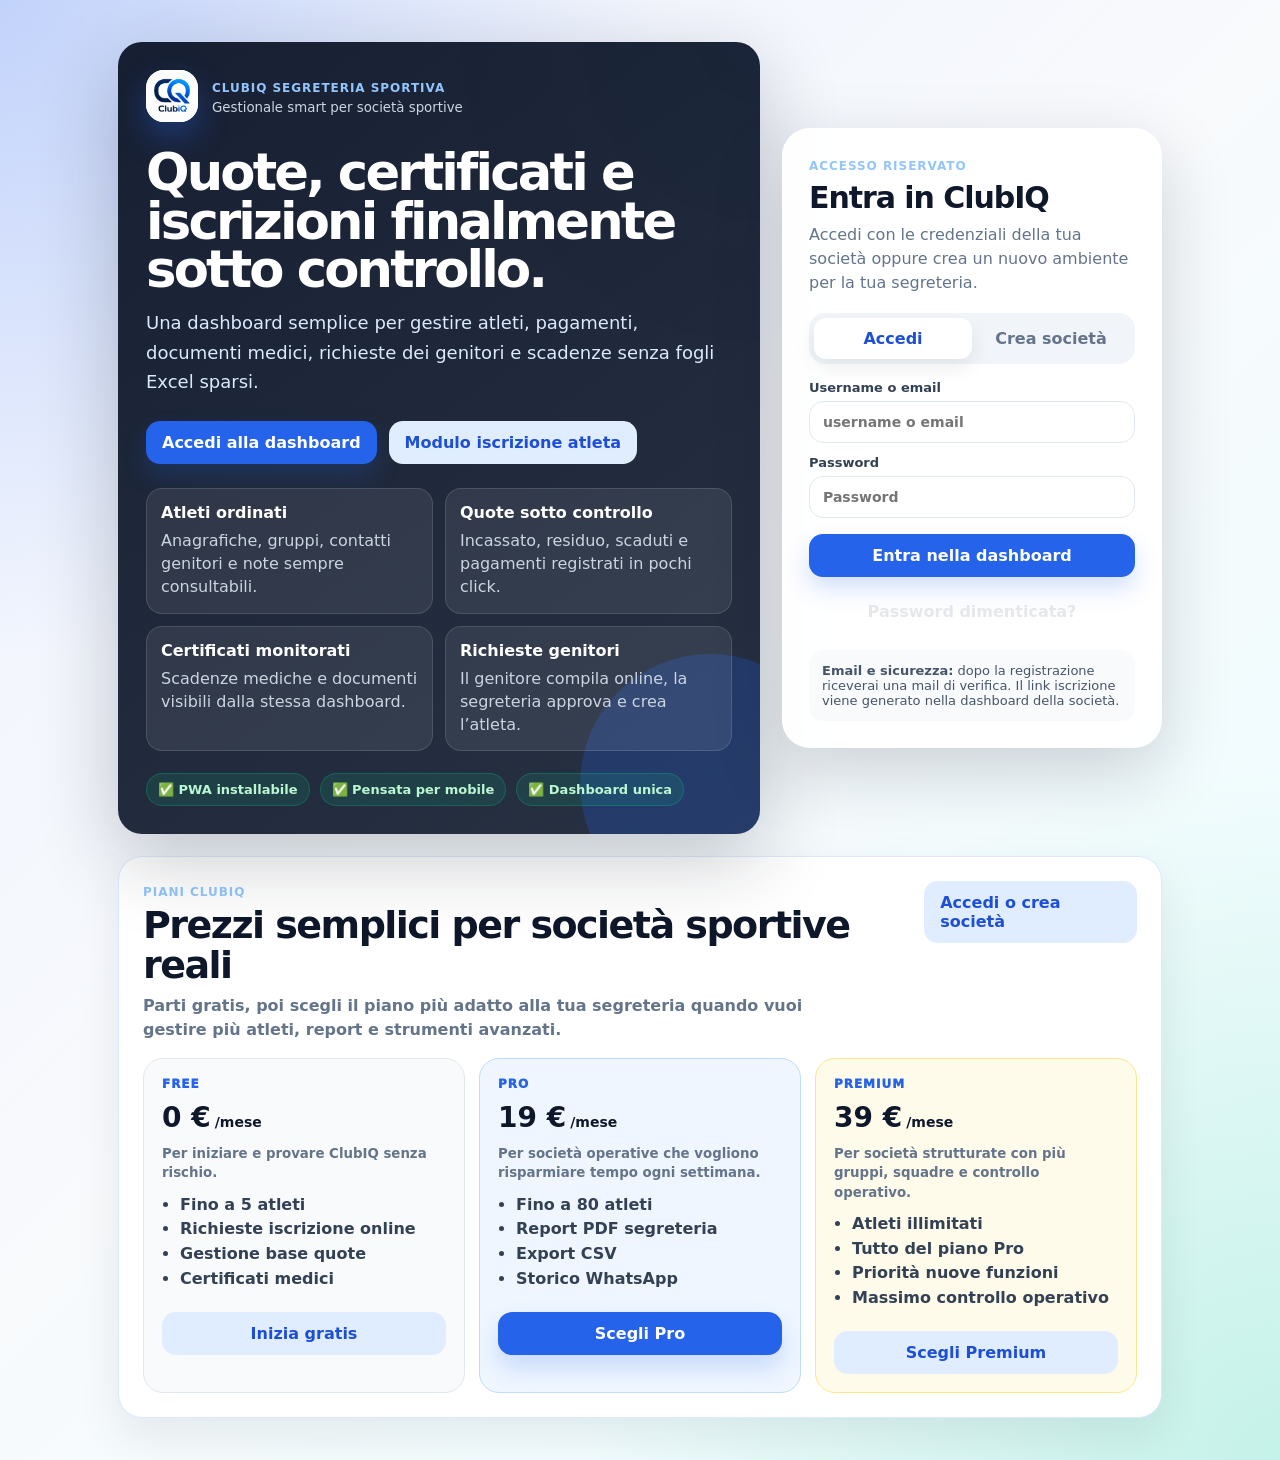
<file: frontend/index.html>
<!DOCTYPE html>
<html lang="it">
<head>
    <meta charset="UTF-8" />
    <meta name="viewport" content="width=device-width, initial-scale=1.0" />
    <title>ClubIQ Segreteria - Accesso</title>

    <meta name="theme-color" content="#0f172a" />
    <meta name="description" content="ClubIQ Segreteria: dashboard per gestire atleti, quote, certificati, scadenze e richieste genitori per società sportive e scuole calcio." />
    <link rel="manifest" href="manifest.json" />
    <link rel="icon" type="image/png" href="assets/icons/favicon.png" />

    <link rel="stylesheet" href="css/base.css" />
    <link rel="stylesheet" href="css/layout.css" />
    <link rel="stylesheet" href="css/components.css" />
    <link rel="stylesheet" href="css/mobile.css" />

    <style>
        .landing-shell{max-width:1080px;margin:42px auto;padding:0 18px;display:grid;grid-template-columns:minmax(0,1.15fr) 380px;gap:22px;align-items:start;}
        .landing-hero{padding:28px;border-radius:24px;min-height:auto;}
        .landing-hero h1{font-size:clamp(32px,4vw,52px);line-height:.95;margin:22px 0 14px;}
        .hero-lead{max-width:620px;}
        .landing-feature-grid{grid-template-columns:repeat(2,minmax(0,1fr));gap:12px;margin-top:18px;}
        .landing-feature-grid div{padding:14px;border-radius:16px;}
        .landing-auth-card{margin-top:86px;}
        .landing-pricing-section{grid-column:1 / -1;background:#fff;border:1px solid #dbeafe;border-radius:24px;padding:24px;box-shadow:0 18px 45px rgba(15,23,42,.08);}
        .landing-pricing-header{display:flex;justify-content:space-between;gap:16px;align-items:flex-start;margin-bottom:16px;}
        .landing-pricing-grid{display:grid;grid-template-columns:repeat(3,minmax(0,1fr));gap:14px;}
        .landing-price-card{border:1px solid #e2e8f0;border-radius:20px;padding:18px;background:#f8fafc;}
        .landing-price-card.pro{border-color:#bfdbfe;background:#eff6ff;}
        .landing-price-card.premium{border-color:#fde68a;background:#fffbeb;}
        .landing-price-card span{display:block;font-size:12px;font-weight:1000;text-transform:uppercase;letter-spacing:.08em;color:#2563eb;}
        .landing-price-card strong{display:block;font-size:28px;margin:10px 0;color:#0f172a;}
        .landing-price-card small{display:block;color:#64748b;font-weight:800;line-height:1.45;margin-bottom:10px;}
        .landing-price-card ul{margin:0 0 14px 18px;padding:0;color:#334155;font-weight:800;line-height:1.55;}

        .landing-pricing-header h2{margin:6px 0 8px;font-size:clamp(26px,3vw,38px);line-height:1.05;color:#0f172a;letter-spacing:-.04em;}
        .landing-pricing-header p{margin:0;color:#64748b;font-weight:800;line-height:1.5;max-width:720px;}
        .landing-price-card .primary-btn,.landing-price-card .secondary-btn{width:100%;justify-content:center;text-decoration:none;margin-top:6px;}
        .landing-price-card strong small{display:inline;color:#0f172a;font-size:14px;margin-left:4px;}
        @media(max-width:900px){.landing-shell{grid-template-columns:1fr;margin:18px auto}.landing-auth-card{margin-top:0}.landing-pricing-grid{grid-template-columns:1fr}.landing-pricing-header{display:block}.landing-feature-grid{grid-template-columns:1fr}}
    </style>
</head>
<body class="auth-page landing-v2">

    <main class="auth-shell landing-shell">
        <section class="auth-hero landing-hero">
            <div class="brand-row">
                <img class="brand-logo-img brand-logo-img-lg" src="assets/icons/logo-clubiq.png" alt="ClubIQ" />
                <div>
                    <div class="badge">ClubIQ Segreteria Sportiva</div>
                    <small>Gestionale smart per società sportive</small>
                </div>
            </div>

            <h1>Quote, certificati e iscrizioni finalmente sotto controllo.</h1>

            <p class="hero-lead">
                Una dashboard semplice per gestire atleti, pagamenti, documenti medici,
                richieste dei genitori e scadenze senza fogli Excel sparsi.
            </p>

            <div class="hero-actions">
                <a class="primary-btn hero-link" href="#accesso">Accedi alla dashboard</a>
                <a class="secondary-btn hero-link" href="iscrizione.html">Modulo iscrizione atleta</a>
            </div>

            <div class="hero-grid landing-feature-grid">
                <div><strong>Atleti ordinati</strong><span>Anagrafiche, gruppi, contatti genitori e note sempre consultabili.</span></div>
                <div><strong>Quote sotto controllo</strong><span>Incassato, residuo, scaduti e pagamenti registrati in pochi click.</span></div>
                <div><strong>Certificati monitorati</strong><span>Scadenze mediche e documenti visibili dalla stessa dashboard.</span></div>
                <div><strong>Richieste genitori</strong><span>Il genitore compila online, la segreteria approva e crea l’atleta.</span></div>
            </div>

            <div class="trust-strip">
                <span>✅ PWA installabile</span>
                <span>✅ Pensata per mobile</span>
                <span>✅ Dashboard unica</span>
            </div>
        </section>

        <section id="accesso" class="auth-card landing-auth-card">
            <div class="auth-card-header">
                <span class="section-label">Accesso riservato</span>
                <h2>Entra in ClubIQ</h2>
                <p>Accedi con le credenziali della tua società oppure crea un nuovo ambiente per la tua segreteria.</p>
            </div>

            <div class="auth-tabs">
                <button id="showLogin" class="active" type="button">Accedi</button>
                <button id="showSignup" type="button">Crea società</button>
            </div>

            <div id="authMessage" class="message hidden"></div>

            <form id="loginForm" class="auth-form">
                <label>Username o email<input id="loginUsername" type="text" placeholder="username o email" required /></label>
                <label>Password<input id="loginPassword" type="password" placeholder="Password" required /></label>
                <button class="primary-btn" type="submit">Entra nella dashboard</button>
                <button id="showForgotPasswordBtn" class="ghost-btn" type="button">Password dimenticata?</button>
            </form>

            <form id="signupForm" class="auth-form hidden">
                <label>Nome società<input id="signupClubName" type="text" placeholder="Nome reale della società" required /></label>
                <label>Username admin<input id="signupUsername" type="text" placeholder="username amministratore" required /></label>
                <label>Email<input id="signupEmail" type="email" placeholder="segreteria@societa.it" required /></label>
                <label>Password<input id="signupPassword" type="password" placeholder="Almeno 8 caratteri" minlength="8" required /></label>
                <button class="primary-btn" type="submit">Crea società</button>
            </form>

            <form id="forgotPasswordForm" class="auth-form hidden">
                <h3>Recupera password</h3>
                <p class="form-help">Inserisci l'email del tuo account. Ti invieremo un link sicuro per impostare una nuova password.</p>
                <label>Email account<input id="forgotPasswordEmail" type="email" placeholder="segreteria@societa.it" required /></label>
                <button class="primary-btn" type="submit">Invia link reset</button>
                <button class="ghost-btn" type="button" data-auth-back-login>Torna al login</button>
            </form>

            <form id="resetPasswordForm" class="auth-form hidden">
                <h3>Nuova password</h3>
                <input id="resetPasswordToken" type="hidden" />
                <label>Nuova password<input id="resetNewPassword" type="password" minlength="8" placeholder="Almeno 8 caratteri" required /></label>
                <label>Conferma password<input id="resetConfirmPassword" type="password" minlength="8" placeholder="Ripeti la password" required /></label>
                <button class="primary-btn" type="submit">Aggiorna password</button>
                <button class="ghost-btn" type="button" data-auth-back-login>Torna al login</button>
            </form>

            <div class="auth-note">
                <strong>Email e sicurezza:</strong>
                dopo la registrazione riceverai una mail di verifica. Il link iscrizione viene generato nella dashboard della società.
            </div>
        </section>


        <section id="pricing" class="landing-pricing-section">
            <div class="landing-pricing-header">
                <div>
                    <span class="section-label">Piani ClubIQ</span>
                    <h2>Prezzi semplici per società sportive reali</h2>
                    <p>Parti gratis, poi scegli il piano più adatto alla tua segreteria quando vuoi gestire più atleti, report e strumenti avanzati.</p>
                </div>
                <a class="secondary-btn" href="#accesso">Accedi o crea società</a>
            </div>

            <div class="landing-pricing-grid">
                <article class="landing-price-card">
                    <span>Free</span>
                    <strong>0 €<small>/mese</small></strong>
                    <small>Per iniziare e provare ClubIQ senza rischio.</small>
                    <ul>
                        <li>Fino a 5 atleti</li>
                        <li>Richieste iscrizione online</li>
                        <li>Gestione base quote</li>
                        <li>Certificati medici</li>
                    </ul>
                    <a class="secondary-btn" href="#accesso">Inizia gratis</a>
                </article>

                <article class="landing-price-card pro">
                    <span>Pro</span>
                    <strong>19 €<small>/mese</small></strong>
                    <small>Per società operative che vogliono risparmiare tempo ogni settimana.</small>
                    <ul>
                        <li>Fino a 80 atleti</li>
                        <li>Report PDF segreteria</li>
                        <li>Export CSV</li>
                        <li>Storico WhatsApp</li>
                    </ul>
                    <a class="primary-btn" href="#accesso">Scegli Pro</a>
                </article>

                <article class="landing-price-card premium">
                    <span>Premium</span>
                    <strong>39 €<small>/mese</small></strong>
                    <small>Per società strutturate con più gruppi, squadre e controllo operativo.</small>
                    <ul>
                        <li>Atleti illimitati</li>
                        <li>Tutto del piano Pro</li>
                        <li>Priorità nuove funzioni</li>
                        <li>Massimo controllo operativo</li>
                    </ul>
                    <a class="secondary-btn" href="#accesso">Scegli Premium</a>
                </article>
            </div>
        </section>

    </main>

    <script src="js/api.js?v=3.0"></script>
    <script src="js/auth.js?v=3.0"></script>
    <script src="js/pwa.js?v=hotfix1"></script>
</body>
</html>
</file>
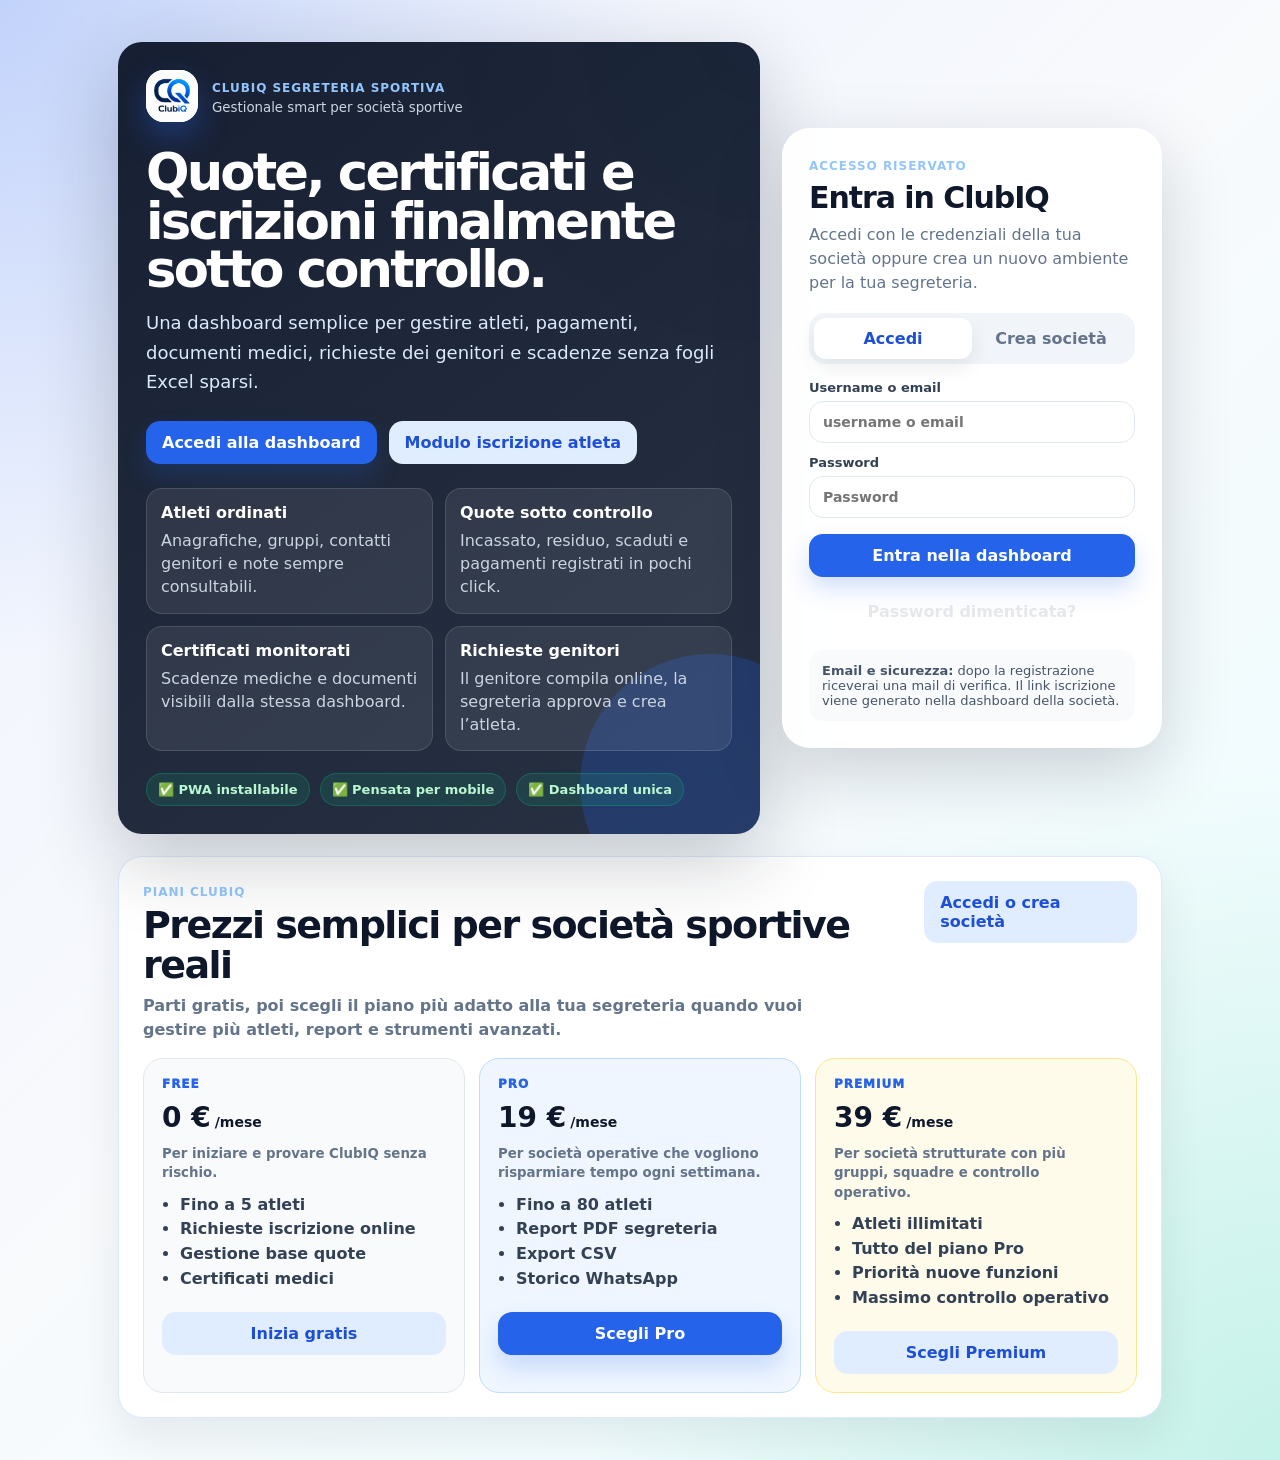
<file: frontend/admin.html>
<!DOCTYPE html>
<html lang="it">
<head>
    <meta charset="UTF-8" />
    <meta name="viewport" content="width=device-width, initial-scale=1.0" />
    <title>Admin - ClubIQ</title>
    <link rel="icon" type="image/png" href="assets/icons/favicon.png" />
    <link rel="stylesheet" href="css/base.css" />
    <link rel="stylesheet" href="css/layout.css" />
    <link rel="stylesheet" href="css/components.css" />
    <link rel="stylesheet" href="css/admin.css?v=1.1" />
</head>
<body>
    <main class="admin-shell">
        <header class="admin-hero">
            <div>
                <p class="eyebrow">ClubIQ Owner</p>
                <h1>Admin Panel</h1>
                <p>Controllo globale su società, utenti, attività e abbonamenti manuali.</p>
            </div>
            <div class="admin-actions">
                <a class="secondary-btn" href="dashboard.html">Dashboard società</a>
                <button id="refreshAdminBtn" class="primary-btn" type="button">Aggiorna</button>
            </div>
        </header>

        <div id="adminMessage" class="message hidden"></div>

        <section class="admin-stats-grid">
            <article><span>Utenti</span><strong id="adminUsersCount">0</strong><small>Account registrati</small></article>
            <article><span>Società</span><strong id="adminClubsCount">0</strong><small>Club creati</small></article>
            <article><span>Atleti</span><strong id="adminAthletesCount">0</strong><small>Tesserati gestiti</small></article>
            <article><span>Pagamenti</span><strong id="adminPaymentsCount">0</strong><small>Quote registrate</small></article>
            <article><span>Da incassare</span><strong id="adminResidualCount">0 €</strong><small>Residuo globale</small></article>
        </section>

        <section class="admin-panel">
            <div class="section-heading">
                <div>
                    <p class="eyebrow">Clienti SaaS</p>
                    <h2>Società registrate</h2>
                    <p class="admin-help">Gestisci piano, stato cliente e note operative prima dell'integrazione Stripe.</p>
                </div>
            </div>
            <div class="admin-table-wrap">
                <table class="admin-table admin-clubs-table">
                    <thead>
                        <tr>
                            <th>Società</th>
                            <th>Contatti</th>
                            <th>Numeri</th>
                            <th>Residuo</th>
                            <th>Piano</th>
                            <th>Stato</th>
                            <th>Note admin</th>
                            <th>Azione</th>
                        </tr>
                    </thead>
                    <tbody id="adminClubsTable"><tr><td colspan="8">Caricamento...</td></tr></tbody>
                </table>
            </div>
        </section>

        <section class="admin-panel">
            <div class="section-heading">
                <div><p class="eyebrow">Account</p><h2>Utenti registrati</h2></div>
            </div>
            <div class="admin-table-wrap">
                <table class="admin-table">
                    <thead><tr><th>Utente</th><th>Email</th><th>Società</th><th>Ruolo</th><th>Verifica</th><th>Piano</th></tr></thead>
                    <tbody id="adminUsersTable"><tr><td colspan="6">Caricamento...</td></tr></tbody>
                </table>
            </div>
        </section>
    </main>
    <script src="js/api.js?v=3.0"></script>
    <script src="js/auth.js?v=3.0"></script>
    <script src="js/admin.js?v=1.1"></script>
</body>
</html>
</file>
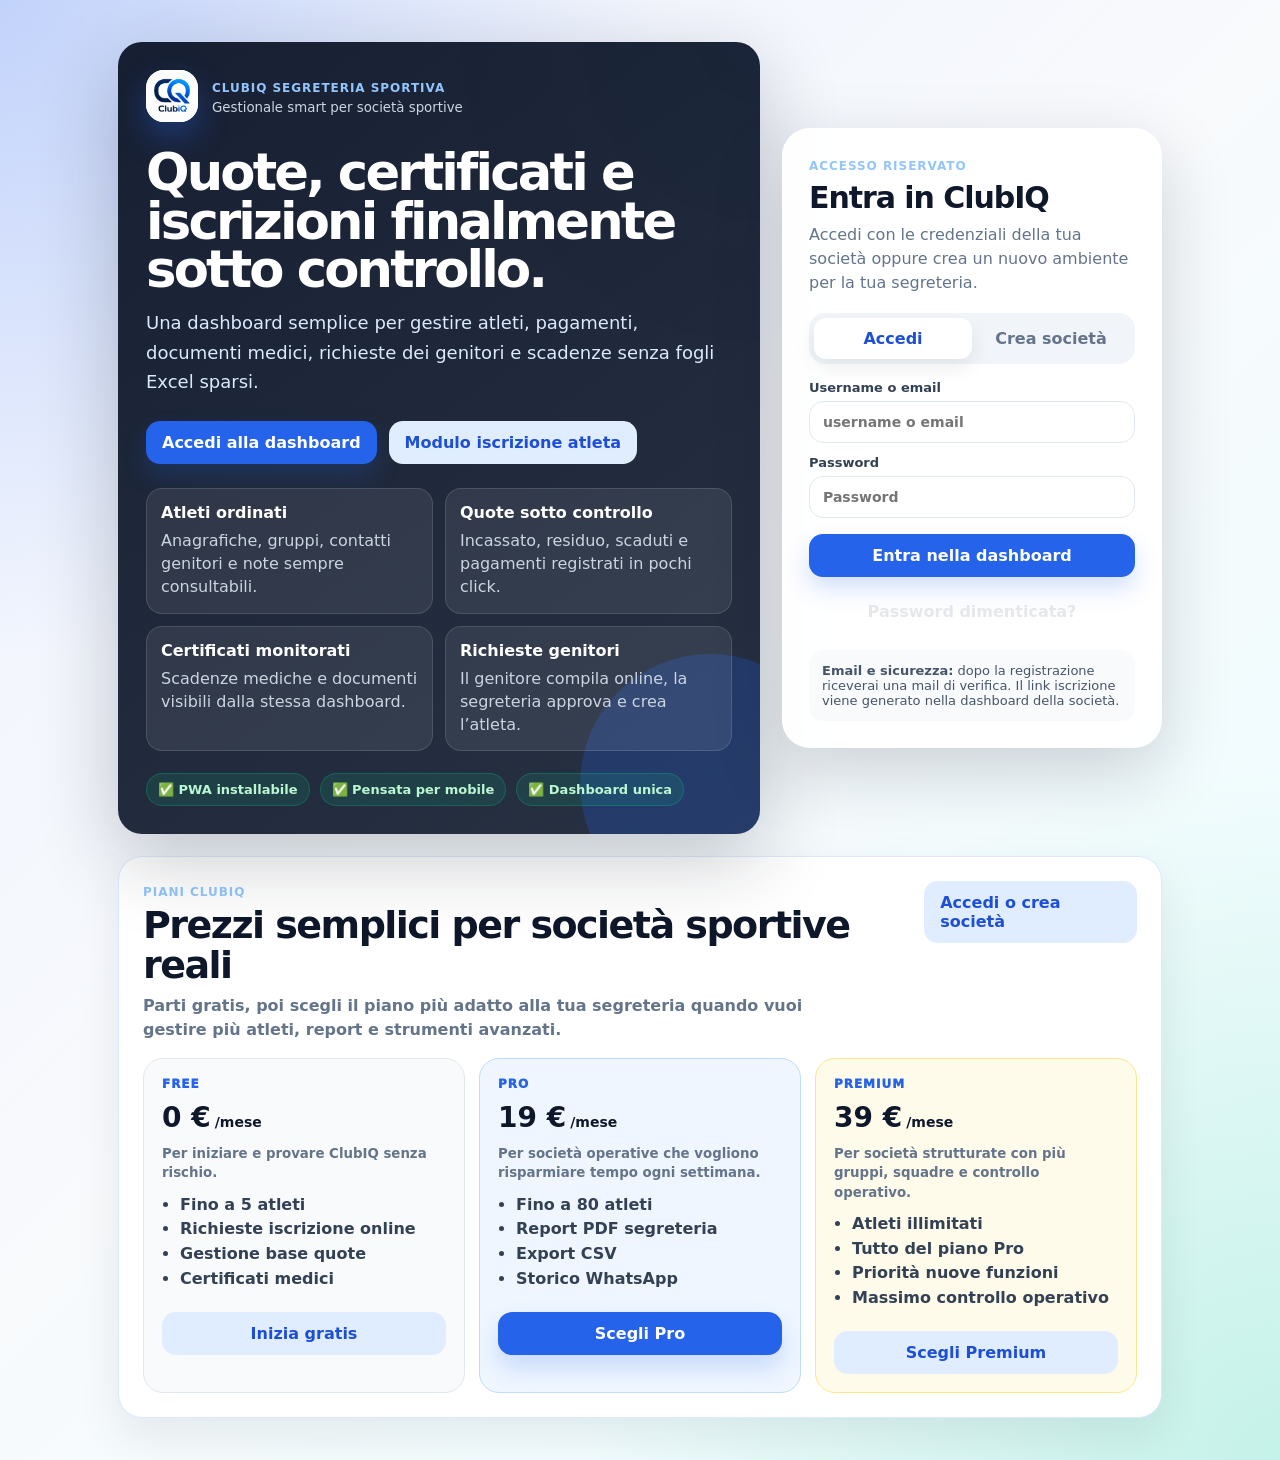
<file: frontend/dashboard.html>
<!DOCTYPE html>
<html lang="it">
<head>
    <meta charset="UTF-8" />
    <meta name="viewport" content="width=device-width, initial-scale=1.0" />
    <title>Dashboard - ClubIQ Segreteria</title>

    <meta name="theme-color" content="#0f172a" />
    <link rel="manifest" href="manifest.json" />
    <link rel="icon" type="image/png" href="assets/icons/favicon.png" />

    <link rel="stylesheet" href="css/base.css" />
    <link rel="stylesheet" href="css/layout.css" />
    <link rel="stylesheet" href="css/components.css" />
    <link rel="stylesheet" href="css/dashboard.css?v=v26" />
    <link rel="stylesheet" href="css/mobile.css" />
</head>
<body>

    <div class="app-shell">
        <aside class="sidebar">
            <div class="brand">
                <img id="sidebarClubLogo" class="brand-logo-img" src="assets/icons/logo-clubiq.png" alt="ClubIQ" />
                <div>
                    <strong>ClubIQ</strong>
                    <small>Segreteria Sportiva Intelligente</small>
                </div>
            </div>

            <nav class="side-nav">
                <a class="active" href="#top">Dashboard</a>
                <a href="#clubRegistrationSection">Link iscrizione</a>
                <a href="#parentRequestsSection">Richieste</a>
                <a href="#quickCommunicationsSection">Comunicazioni</a>
                <a href="#athletesSection">Atleti</a>
                <a href="#addAthleteSection">Nuovo atleta</a>
                <a href="#paymentsSection">Pagamenti</a>
                <a href="#certificatesSection">Certificati</a>
                <a href="#" data-open-pwa-guide>Installa app</a>
            </nav>

            <button id="logoutBtn" class="ghost-btn" type="button">Esci</button>
        </aside>

        <main id="top" class="main-content">
            <header class="topbar">
                <div class="topbar-club-identity">
                    <img id="topbarClubLogo" class="topbar-club-logo" src="assets/icons/logo-clubiq.png" alt="Logo società" />
                    <div class="topbar-copy">
                        <p class="eyebrow">Centro operativo</p>
                    <h1 id="executiveGreeting">ClubIQ Dashboard</h1>
                        <p id="executiveClubLine" class="topbar-subtitle">Caricamento società...</p>
                    </div>
                </div>

                <div class="topbar-actions">
                    <button id="generateSecretaryReportPdfBtn" class="primary-btn" type="button">Genera report PDF</button>
                    <button id="refreshBtn" class="secondary-btn" type="button">Aggiorna</button>
                </div>
            </header>

            <div id="dashboardMessage" class="message hidden"></div>
            <section id="operativeNotificationsSection" class="panel operative-notifications-panel hidden">
                <div class="section-heading operative-notifications-heading">
                    <div>
                        <p class="eyebrow">Notifiche operative</p>
                        <h2>Da fare oggi</h2>
                        <p id="operativeNotificationsSummary" class="operative-notifications-summary">Caricamento priorità...</p>
                    </div>
                    <button id="operativeNotificationsRefreshBtn" class="secondary-btn" type="button">Aggiorna priorità</button>
                </div>
                <div id="operativeNotificationsList" class="operative-notifications-list">
                    <div class="operative-notification-card muted">Tutto sotto controllo.</div>
                </div>
            </section>


            <section id="emailVerificationBanner" class="panel hidden">
                <div class="section-heading">
                    <div>
                        <p class="eyebrow">Sicurezza account</p>
                        <h2>Email non verificata</h2>
                        <p>
                            Per usare le funzioni operative di ClubIQ devi verificare la tua email.
                            Controlla la casella di posta oppure invia di nuovo il link di verifica.
                        </p>
                    </div>

                    <button id="resendVerificationBtn" class="secondary-btn" type="button">
                        Reinvia email verifica
                    </button>
                </div>

                <div class="auth-note">
                    <strong>Email account:</strong>
                    <span id="currentUserEmail">Caricamento...</span>
                </div>
            </section>

            <section id="executiveDashboardSection" class="panel executive-dashboard-panel">
                <div class="executive-hero-grid">
                    <article class="executive-status-card">
                        <div class="executive-status-top">
                            <span class="executive-kicker">ClubIQ Assistant</span>
                            <strong id="executiveStatusTitle">Caricamento priorità...</strong>
                        </div>
                        <p id="executiveStatusText">Sto analizzando richieste, quote, certificati e attività della società.</p>
                        <div class="executive-status-footer">
                            <span id="executiveStatusBadge" class="executive-status-badge">In analisi</span>
                            <small id="executiveUpdatedAt">Ultimo aggiornamento: --</small>
                        </div>
                    </article>

                    <article class="assistant-card">
                        <div class="assistant-header">
                            <span>Assistente segreteria</span>
                            <strong id="assistantEstimatedTime">Tempo stimato: --</strong>
                        </div>
                        <div id="assistantAdviceList" class="assistant-advice-list">
                            <div class="assistant-advice-item">Caricamento consigli operativi...</div>
                        </div>
                        <div id="copilotActionList" class="copilot-action-list">
                            <div class="copilot-empty">Sto preparando il piano della giornata...</div>
                        </div>
                    </article>
                </div>

                <div class="copilot-command-panel">
                    <div>
                        <p class="eyebrow">ClubIQ Copilot</p>
                        <h2>Piano operativo della giornata</h2>
                        <p id="copilotSummaryText">Analizzo incassi, certificati, richieste e comunicazioni.</p>
                    </div>
                    <div id="copilotReportCards" class="copilot-report-cards"></div>
                </div>

                <div class="copilot-grid">
                    <article class="copilot-box">
                        <div class="section-heading compact-heading">
                            <div>
                                <p class="eyebrow">Messaggi AI-ready</p>
                                <h2>Pronti da inviare</h2>
                            </div>
                        </div>
                        <div id="copilotMessageTemplates" class="copilot-template-list">
                            <div class="empty">Nessun messaggio suggerito.</div>
                        </div>
                    </article>

                    <article class="copilot-box">
                        <div class="section-heading compact-heading">
                            <div>
                                <p class="eyebrow">Differenziazione</p>
                                <h2>Perché ClubIQ è diverso</h2>
                            </div>
                        </div>
                        <div id="copilotDifferentiators" class="copilot-differentiator-list">
                            <div class="empty">Caricamento...</div>
                        </div>
                    </article>
                </div>

                <div class="copilot-priority-grid">
                    <article class="copilot-box">
                        <div class="section-heading compact-heading">
                            <div>
                                <p class="eyebrow">Onboarding societa</p>
                                <h2>Setup guidato</h2>
                            </div>
                        </div>
                        <div id="copilotOnboardingList" class="copilot-checklist">
                            <div class="empty">Caricamento checklist...</div>
                        </div>
                    </article>

                    <article class="copilot-box">
                        <div class="section-heading compact-heading">
                            <div>
                                <p class="eyebrow">Solleciti automatici</p>
                                <h2>Automazioni pronte</h2>
                            </div>
                        </div>
                        <div id="copilotAutomationList" class="copilot-automation-list">
                            <div class="empty">Caricamento automazioni...</div>
                        </div>
                    </article>

                    <article class="copilot-box">
                        <div class="section-heading compact-heading">
                            <div>
                                <p class="eyebrow">Centro messaggi</p>
                                <h2>Libreria template</h2>
                            </div>
                        </div>
                        <div id="copilotMessageLibrary" class="copilot-template-list">
                            <div class="empty">Caricamento template...</div>
                        </div>
                    </article>

                    <article class="copilot-box">
                        <div class="section-heading compact-heading">
                            <div>
                                <p class="eyebrow">Report presidente</p>
                                <h2>Sintesi direzionale</h2>
                            </div>
                        </div>
                        <div id="copilotPresidentReport" class="copilot-president-report">
                            <div class="empty">Caricamento report...</div>
                        </div>
                    </article>
                </div>

                <div class="executive-actions-row">
                    <a class="executive-action-card" href="#addAthleteSection">
                        <span>➕</span>
                        <strong>Nuovo atleta</strong>
                        <small>Inserisci una nuova anagrafica</small>
                    </a>
                    <a class="executive-action-card" href="#paymentsSection">
                        <span>💳</span>
                        <strong>Registra quota</strong>
                        <small>Aggiungi o aggiorna un pagamento</small>
                    </a>
                    <a class="executive-action-card" href="#certificatesSection">
                        <span>📄</span>
                        <strong>Certificato</strong>
                        <small>Controlla validità e scadenze</small>
                    </a>
                    <a class="executive-action-card" href="#quickCommunicationsSection">
                        <span>💬</span>
                        <strong>WhatsApp</strong>
                        <small>Contatta famiglie e referenti</small>
                    </a>
                    <a class="executive-action-card" href="#parentRequestsSection">
                        <span>👨‍👩‍👧</span>
                        <strong>Richieste</strong>
                        <small>Verifica nuove iscrizioni</small>
                    </a>
                    <button class="executive-action-card button-like" id="executiveReportShortcutBtn" type="button">
                        <span>📊</span>
                        <strong>Report PDF</strong>
                        <small>Genera il riepilogo segreteria</small>
                    </button>
                </div>
            </section>

            <section id="dashboardInsightSection" class="dashboard-insight-grid">
                <article class="panel economy-panel">
                    <div class="section-heading compact-heading">
                        <div>
                            <p class="eyebrow">Situazione economica</p>
                            <h2>Incassi e residui</h2>
                        </div>
                    </div>
                    <div class="money-overview">
                        <div>
                            <span>Incassato</span>
                            <strong id="moneyCollectedValue">0 €</strong>
                            <div class="progress-line"><i id="moneyCollectedBar"></i></div>
                        </div>
                        <div>
                            <span>Residuo</span>
                            <strong id="moneyResidualValue">0 €</strong>
                            <div class="progress-line warning"><i id="moneyResidualBar"></i></div>
                        </div>
                        <div>
                            <span>Scaduto</span>
                            <strong id="moneyOverdueValue">0 €</strong>
                            <div class="progress-line danger"><i id="moneyOverdueBar"></i></div>
                        </div>
                    </div>
                </article>

                <article class="panel timeline-panel">
                    <div class="section-heading compact-heading">
                        <div>
                            <p class="eyebrow">Timeline live</p>
                            <h2>Ultimi segnali</h2>
                        </div>
                    </div>
                    <div id="dashboardTimelineList" class="dashboard-timeline-list">
                        <div class="timeline-empty">Caricamento attività...</div>
                    </div>
                </article>
            </section>

            <section class="stats-grid">
                <article class="stat-card stat-athletes">
                    <div class="stat-icon">👥</div>
                    <span>Atleti totali</span>
                    <strong id="athletesCount">0</strong>
                    <small>Anagrafiche registrate</small>
                </article>

                <article class="stat-card stat-money">
                    <div class="stat-icon">💰</div>
                    <span>Da incassare</span>
                    <strong id="totalResiduo">0 €</strong>
                    <small>Residuo quote</small>
                </article>

                <article class="stat-card stat-danger">
                    <div class="stat-icon">⏰</div>
                    <span>Quote scadute</span>
                    <strong id="overduePayments">0</strong>
                    <small>Pagamenti in ritardo</small>
                </article>

                <article class="stat-card stat-danger">
                    <div class="stat-icon">🚑</div>
                    <span>Certificati scaduti</span>
                    <strong id="expiredCertificates">0</strong>
                    <small>Documenti non validi</small>
                </article>

                <article class="stat-card stat-warning">
                    <div class="stat-icon">📄</div>
                    <span>In scadenza</span>
                    <strong id="expiringCertificates">0</strong>
                    <small>Entro 30 giorni</small>
                </article>
            </section>



            <section id="todayChecksSection" class="panel today-checks-panel">
                <div class="section-heading">
                    <div>
                        <p class="eyebrow">Controllo rapido</p>
                        <h2>Da controllare oggi</h2>
                        <p id="todayChecksSummary" class="today-checks-summary">
                            Caricamento controlli...
                        </p>
                    </div>

                    <button id="todayChecksRefreshBtn" class="secondary-btn" type="button">
                        Aggiorna controlli
                    </button>
                </div>

                <div class="today-checks-grid">
                    <a class="today-check-card" href="#parentRequestsSection">
                        <span>Richieste in attesa</span>
                        <strong id="todayPendingRequests">0</strong>
                        <small>Genitori da verificare</small>
                    </a>

                    <a class="today-check-card danger" href="#paymentsSection">
                        <span>Quote scadute</span>
                        <strong id="todayOverduePayments">0</strong>
                        <small>Pagamenti da sollecitare</small>
                    </a>

                    <a class="today-check-card danger" href="#certificatesSection">
                        <span>Certificati scaduti</span>
                        <strong id="todayExpiredCertificates">0</strong>
                        <small>Documenti non validi</small>
                    </a>

                    <a class="today-check-card warning" href="#certificatesSection">
                        <span>In scadenza</span>
                        <strong id="todayExpiringCertificates">0</strong>
                        <small>Entro 30 giorni</small>
                    </a>
                </div>
            </section>

            <section id="clubRegistrationSection" class="panel">
                <div class="section-heading club-link-heading">
                    <div>
                        <p class="eyebrow">Iscrizioni online</p>
                        <h2>Link iscrizione della società</h2>
                        <p class="club-link-description">
                            Invia questo link ai genitori: potranno compilare il modulo online e la richiesta arriverà direttamente in dashboard.
                        </p>
                    </div>
                    <div class="club-link-actions">
                        <button id="openRegistrationLinkBtn" class="primary-btn" type="button">Apri modulo</button>
                        <button id="copyRegistrationLinkBtn" class="secondary-btn" type="button">Copia link</button>
                    </div>
                </div>

                <div class="club-link-box">
                    <div class="club-link-meta">
                        <article class="detail-box">
                            <span>Società</span>
                            <strong id="clubNameBox">Caricamento...</strong>
                        </article>

                        <article class="detail-box">
                            <span>Codice iscrizione</span>
                            <strong id="clubPublicCodeBox">-</strong>
                        </article>
                    </div>

                    <label class="club-public-link">
                        <span>Link pubblico genitori</span>
                        <small>Copia o apri questo link per condividerlo con famiglie e genitori.</small>
                        <input id="clubRegistrationLink" type="text" readonly value="Caricamento..." />
                    </label>
                </div>

                <form id="clubSettingsForm" class="grid-form">
                    <label>
                        Nome società
                        <input id="clubNameInput" type="text" placeholder="Nome società" required />
                    </label>

                    <label class="media-upload-field">
                        Logo società
                        <input id="clubLogoInput" type="hidden" />
                        <div class="upload-control">
                            <input id="clubLogoFileInput" type="file" accept="image/png,image/jpeg,image/webp" />
                            <span>Scegli file da PC o telefono</span>
                        </div>
                        <div class="upload-preview club-logo-preview" id="clubLogoPreview">
                            <img id="clubLogoPreviewImg" src="assets/icons/logo-clubiq.png" alt="Anteprima logo società" />
                            <div>
                                <strong>Logo attuale società</strong>
                                <small>JPG, PNG o WEBP · max 4 MB. Rimane salvato nel profilo società.</small>
                            </div>
                        </div>
                    </label>

                    <label>
                        Email società
                        <input id="clubEmailInput" type="email" placeholder="segreteria@societa.it" />
                    </label>

                    <label>
                        Telefono
                        <input id="clubPhoneInput" type="text" placeholder="Telefono società" />
                    </label>

                    <label>
                        Indirizzo
                        <input id="clubAddressInput" type="text" placeholder="Sede o campo sportivo" />
                    </label>

                    <label>
                        Presidente
                        <input id="clubPresidentInput" type="text" placeholder="Nome presidente" />
                    </label>

                    <label>
                        Segretario
                        <input id="clubSecretaryInput" type="text" placeholder="Nome segretario" />
                    </label>

                    <label>
                        IBAN società
                        <input id="clubIbanInput" type="text" placeholder="IT00 X000 0000 0000 0000 0000 000" />
                    </label>

                    <label>
                        Intestatario conto
                        <input id="clubBankAccountHolderInput" type="text" placeholder="ASD / società intestataria" />
                    </label>

                    <label class="full">
                        Note pagamento
                        <textarea id="clubPaymentNotesInput" rows="3" placeholder="Es. Bonifico entro il giorno 10 del mese. Indicare nome atleta e mese nella causale."></textarea>
                    </label>

                    <div class="form-actions full">
                        <button id="saveClubSettingsBtn" class="primary-btn" type="submit">
                            Salva dati società
                        </button>

                        <button id="regenerateClubCodeBtn" class="secondary-btn" type="button">
                            Rigenera codice dal nome
                        </button>
                    </div>
                </form>
            </section>

            <section id="parentRequestsSection" class="panel">
                <div class="section-heading">
                    <div>
                        <p class="eyebrow">Iscrizioni online</p>
                        <h2>Richieste genitori da verificare</h2>
                    </div>

                    <button id="refreshParentRequestsBtn" class="secondary-btn" type="button">
                        Aggiorna richieste
                    </button>
                </div>

                <div class="request-summary-grid">
                    <article class="request-summary-card">
                        <span>In attesa</span>
                        <strong id="pendingRequestsCount">0</strong>
                    </article>

                    <article class="request-summary-card">
                        <span>Approvate</span>
                        <strong id="approvedRequestsCount">0</strong>
                    </article>

                    <article class="request-summary-card">
                        <span>Rifiutate</span>
                        <strong id="rejectedRequestsCount">0</strong>
                    </article>
                </div>

                <div class="filters-bar">
                    <div class="filter-field">
                        <label for="parentRequestSearchInput">Cerca richiesta</label>
                        <input id="parentRequestSearchInput" type="search" placeholder="Atleta, genitore, email...">
                    </div>

                    <div class="filter-field">
                        <label for="parentRequestStatusFilter">Stato</label>
                        <select id="parentRequestStatusFilter">
                            <option value="">Tutte</option>
                            <option value="pending">In attesa</option>
                            <option value="approved">Approvate</option>
                            <option value="rejected">Rifiutate</option>
                        </select>
                    </div>

                    <div class="filter-field">
                        <label for="parentRequestGroupFilter">Gruppo richiesto</label>
                        <select id="parentRequestGroupFilter">
                            <option value="">Tutti i gruppi</option>
                        </select>
                    </div>
                </div>

                <div id="parentRequestsFilterSummary" class="filter-summary">
                    Richieste visualizzate: 0
                </div>

                <div id="parentRequestsList" class="records-list">
                    <div class="empty">Caricamento richieste...</div>
                </div>
            </section>


            <section id="quickCommunicationsSection" class="panel communications-panel">
                <div class="section-heading">
                    <div>
                        <p class="eyebrow">WhatsApp rapido</p>
                        <h2>Comunicazioni rapide</h2>
                        <p class="club-link-description">Prepara messaggi già pronti da inviare ai genitori tramite WhatsApp. Nessuna API esterna: ClubIQ apre WhatsApp con il testo compilato.</p>
                    </div>
                </div>

                <div class="quick-communications-grid">
                    <article class="quick-communication-card">
                        <span>Iscrizioni</span>
                        <strong>Invia link iscrizione</strong>
                        <p>Condividi il modulo pubblico della società con un genitore.</p>
                        <label>Telefono genitore<input id="quickRegistrationPhone" type="text" placeholder="347..." /></label>
                        <label>Nome genitore<input id="quickRegistrationParentName" type="text" placeholder="Nome genitore" /></label>
                        <button id="sendQuickRegistrationLinkBtn" class="mini-btn whatsapp" type="button">💬 Invia link iscrizione</button>
                    </article>

                    <article class="quick-communication-card">
                        <span>Documenti</span>
                        <strong>Richiedi documenti mancanti</strong>
                        <p>Chiedi certificato medico o ricevuta pagamento non ancora consegnati.</p>
                        <label>Telefono genitore<input id="quickDocumentsPhone" type="text" placeholder="347..." /></label>
                        <label>Nome atleta<input id="quickDocumentsAthleteName" type="text" placeholder="Nome atleta" /></label>
                        <button id="sendQuickDocumentsBtn" class="mini-btn whatsapp" type="button">📄 Richiedi documenti</button>
                    </article>

                    <article class="quick-communication-card">
                        <span>Gruppo</span>
                        <strong>Comunicazione generale</strong>
                        <p>Scrivi un messaggio libero per un genitore o referente.</p>
                        <label>Telefono<input id="quickCustomPhone" type="text" placeholder="347..." /></label>
                        <label>Messaggio<textarea id="quickCustomMessage" rows="4" placeholder="Scrivi qui il messaggio..."></textarea></label>
                        <button id="sendQuickCustomBtn" class="mini-btn whatsapp" type="button">💬 Apri WhatsApp</button>
                    </article>
                </div>
            </section>

            <section id="communicationHistorySection" class="panel communication-history-panel">
                <div class="section-heading">
                    <div>
                        <p class="eyebrow">Storico WhatsApp</p>
                        <h2>Storico comunicazioni</h2>
                        <p class="club-link-description">Ultimi messaggi WhatsApp aperti dalla segreteria. Lo storico resta salvato su questo dispositivo.</p>
                    </div>

                    <div class="communication-history-actions">
                        <button id="exportCommunicationHistoryCsvBtn" class="secondary-btn" type="button">
                            Esporta CSV
                        </button>
                        <button id="clearCommunicationHistoryBtn" class="secondary-btn" type="button">
                            Pulisci storico
                        </button>
                    </div>
                </div>

                <div class="communication-history-filters">
                    <div class="filter-field">
                        <label for="communicationHistorySearchInput">Cerca comunicazione</label>
                        <input id="communicationHistorySearchInput" type="search" placeholder="Nome, telefono, atleta, messaggio..." />
                    </div>

                    <div class="filter-field">
                        <label for="communicationHistoryTypeFilter">Tipo comunicazione</label>
                        <select id="communicationHistoryTypeFilter">
                            <option value="">Tutte</option>
                        </select>
                    </div>
                </div>

                <div id="communicationHistorySummary" class="filter-summary communication-history-summary">
                    Comunicazioni visualizzate: 0
                </div>

                <div id="communicationHistoryList" class="records-list communication-history-list">
                    <div class="empty">Nessuna comunicazione registrata.</div>
                </div>
            </section>


            <!-- Pricing/billing plans moved to login page. Operational dashboard stays clean. -->

            <section id="athletesSection" class="panel">
                <div class="section-heading">
                    <div>
                        <p class="eyebrow">Archivio</p>
                        <h2>Atleti recenti</h2>
                    </div>
                </div>

                <div class="filters-bar">
                    <div class="filter-field">
                        <label for="athleteSearchInput">Cerca atleta</label>
                        <input id="athleteSearchInput" type="search" placeholder="Nome, cognome, genitore...">
                    </div>

                    <div class="filter-field">
                        <label for="athleteGroupFilter">Gruppo</label>
                        <select id="athleteGroupFilter">
                            <option value="">Tutti i gruppi</option>
                        </select>
                    </div>

                    <div class="filter-field">
                        <label for="athleteStatusFilter">Stato</label>
                        <select id="athleteStatusFilter">
                            <option value="">Tutti</option>
                            <option value="ok">OK</option>
                            <option value="payment_open">Quota aperta</option>
                            <option value="certificate_expiring">Certificato in scadenza</option>
                            <option value="certificate_expired">Certificato scaduto</option>
                        </select>
                    </div>
                </div>

                <div id="athletesList" class="athletes-list">
                    <div class="empty">Caricamento...</div>
                </div>
            </section>

            <section id="athleteImportSection" class="panel">
                <div class="section-heading">
                    <div>
                        <p class="eyebrow">Onboarding rapido</p>
                        <h2>Importa atleti da CSV</h2>
                        <p>Carica un elenco con colonne nome, cognome e data nascita per avviare una societa in pochi minuti.</p>
                    </div>
                    <button id="downloadAthletesCsvTemplateBtn" class="secondary-btn" type="button">Scarica modello CSV</button>
                </div>
                <div class="csv-import-box">
                    <label class="media-upload-field">File CSV atleti
                        <div class="upload-control">
                            <input id="athleteCsvInput" type="file" accept=".csv,text/csv" />
                            <span>Colonne richieste: first_name, last_name, birth_date</span>
                        </div>
                        <small>La data nascita deve essere in formato YYYY-MM-DD. Le righe non valide vengono saltate e segnalate.</small>
                    </label>
                    <button id="importAthletesCsvBtn" class="primary-btn" type="button">Importa CSV</button>
                    <div id="athleteImportResult" class="csv-import-result hidden"></div>
                </div>
            </section>

            <section id="addAthleteSection" class="panel">
                <div class="section-heading">
                    <div>
                        <p class="eyebrow">Inserimento rapido</p>
                        <h2>Nuovo atleta</h2>
                    </div>
                </div>

                <form id="addAthleteForm" class="grid-form">
                    <label>Nome<input id="athleteFirstName" type="text" required /></label>
                    <label>Cognome<input id="athleteLastName" type="text" required /></label>
                    <label>Data nascita<input id="athleteBirthDate" type="date" required /></label>
                    <label>Gruppo<input id="athleteGroup" type="text" placeholder="Under 12" /></label>
                    <label>Telefono atleta<input id="athletePhone" type="text" /></label>
                    <label>Email atleta<input id="athleteEmail" type="email" /></label>
                    <label class="media-upload-field">Foto atleta
                        <input id="athletePhotoUrl" type="hidden" />
                        <div class="upload-control">
                            <input id="athletePhotoFileInput" type="file" accept="image/png,image/jpeg,image/webp" />
                            <span>Scegli foto da PC o telefono</span>
                        </div>
                        <div class="upload-preview" id="athletePhotoPreview">
                            <div id="athletePhotoPreviewFallback" class="upload-preview-fallback">Foto</div>
                            <img id="athletePhotoPreviewImg" class="hidden" src="" alt="Anteprima foto atleta" />
                            <small>JPG, PNG o WEBP · max 4 MB</small>
                        </div>
                    </label>
                    <label>Genitore<input id="parentName" type="text" /></label>
                    <label>Telefono genitore<input id="parentPhone" type="text" /></label>
                    <label>Email genitore<input id="parentEmail" type="email" /></label>
                    <label class="full">Note<textarea id="athleteNotes" rows="3"></textarea></label>
                    <button class="primary-btn full" type="submit">Salva atleta</button>
                </form>
            </section>

            <section id="paymentsSection" class="panel">
                <div class="section-heading"><div><p class="eyebrow">Amministrazione</p><h2>Pagamenti quote</h2></div></div>
                <form id="addPaymentForm" class="grid-form">
                    <label>Atleta<select id="paymentAthleteId" required><option value="">Seleziona atleta</option></select></label>
                    <label>Quota dovuta<input id="paymentAmountDue" type="number" min="0" step="0.01" required /></label>
                    <label>Importo pagato<input id="paymentAmountPaid" type="number" min="0" step="0.01" value="0" /></label>
                    <label>Scadenza<input id="paymentDueDate" type="date" required /></label>
                    <label>Stato<select id="paymentStatus"><option value="pending">Da completare</option><option value="paid">Pagato</option><option value="overdue">Scaduto</option></select></label>
                    <label>Metodo<input id="paymentMethod" type="text" placeholder="Bonifico, contanti..." /></label>
                    <label class="full">Note pagamento<textarea id="paymentNotes" rows="3"></textarea></label>
                    <button id="paymentSubmitBtn" class="primary-btn full" type="submit">Salva pagamento</button>
                    <button id="cancelPaymentEditBtn" class="secondary-btn full hidden" type="button">Annulla modifica pagamento</button>
                </form>

                <div class="subsection">
                    <div class="subsection-title-row">
                        <h3>Pagamenti registrati</h3>
                        <button id="exportPaymentsCsvBtn" class="secondary-btn" type="button">Esporta pagamenti CSV</button>
                    </div>
                    <div id="paymentsFilterSummary" class="filter-summary"></div>
                    <div id="paymentsList" class="records-list"><div class="empty">Caricamento...</div></div>
                </div>
            </section>

            <section id="certificatesSection" class="panel">
                <div class="section-heading"><div><p class="eyebrow">Documenti</p><h2>Certificati medici</h2></div></div>
                <form id="addCertificateForm" class="grid-form">
                    <label>Atleta<select id="certificateAthleteId" required><option value="">Seleziona atleta</option></select></label>
                    <label>Tipo certificato<input id="certificateType" type="text" value="Certificato medico sportivo" required /></label>
                    <label>Data rilascio<input id="certificateIssueDate" type="date" required /></label>
                    <label>Data scadenza<input id="certificateExpiryDate" type="date" required /></label>
                    <label>Stato<select id="certificateStatus"><option value="valid">Valido</option><option value="expiring">In scadenza</option><option value="expired">Scaduto</option></select></label>
                    <button id="certificateSubmitBtn" class="primary-btn full" type="submit">Salva certificato</button>
                    <button id="cancelCertificateEditBtn" class="secondary-btn full hidden" type="button">Annulla modifica certificato</button>
                </form>

                <div class="subsection">
                    <div class="subsection-title-row">
                        <h3>Certificati registrati</h3>
                        <button id="exportCertificatesCsvBtn" class="secondary-btn" type="button">Esporta certificati CSV</button>
                    </div>
                    <div id="certificatesFilterSummary" class="filter-summary"></div>
                    <div id="certificatesList" class="records-list"><div class="empty">Caricamento...</div></div>
                </div>
            </section>

            <section id="athleteDetailSection" class="panel hidden athlete-profile-panel">
                <div class="athlete-profile-hero">
                    <div class="athlete-profile-main">
                        <div class="athlete-profile-avatar" id="detailAthleteAvatar">
                            <img id="detailAthletePhoto" class="athlete-profile-photo hidden" src="" alt="Foto atleta" />
                            <span id="detailAthleteInitials">CL</span>
                        </div>
                        <div>
                            <p class="eyebrow">Scheda atleta</p>
                            <h2 id="detailAthleteName">Atleta</h2>
                            <div class="athlete-profile-meta">
                                <span id="detailAthleteStatusBadge" class="status-badge status-ok">Profilo attivo</span>
                                <span id="detailAthleteGroup">Senza gruppo</span>
                                <span id="detailAthleteBirth">-</span>
                            </div>
                        </div>
                    </div>

                    <div class="detail-actions athlete-profile-actions">
                        <button id="detailWhatsAppBtn" class="secondary-btn" type="button">💬 WhatsApp</button>
                        <button id="quickPaymentBtn" class="secondary-btn" type="button">+ Quota</button>
                        <button id="quickCertificateBtn" class="secondary-btn" type="button">+ Certificato</button>
                        <button id="closeAthleteDetailBtn" class="secondary-btn" type="button">Chiudi</button>
                    </div>
                </div>

                <div class="athlete-profile-grid">
                    <article class="athlete-profile-card highlight">
                        <span>Residuo quote</span>
                        <strong id="detailAthleteResiduo">0,00 €</strong>
                        <small id="detailPaymentsMetric">Pagamenti collegati: 0</small>
                    </article>

                    <article class="athlete-profile-card">
                        <span>Certificato</span>
                        <strong id="detailAthleteCertificate">-</strong>
                        <small id="detailCertificatesMetric">Certificati collegati: 0</small>
                    </article>

                    <article class="athlete-profile-card">
                        <span>Contatto famiglia</span>
                        <strong id="detailAthleteParent">-</strong>
                        <small id="detailAthleteContact">Non indicato</small>
                    </article>

                    <article class="athlete-profile-card">
                        <span>Recapiti atleta</span>
                        <strong id="detailAthletePhone">-</strong>
                        <small id="detailAthleteEmail">-</small>
                    </article>
                </div>

                <div class="athlete-profile-body">
                    <div class="athlete-profile-column">
                        <div class="section-heading compact-heading">
                            <div>
                                <p class="eyebrow">Economia</p>
                                <h3>Pagamenti collegati</h3>
                            </div>
                        </div>
                        <div id="detailPaymentsList" class="records-list"><div class="empty">Nessun pagamento collegato.</div></div>
                    </div>

                    <div class="athlete-profile-column">
                        <div class="section-heading compact-heading">
                            <div>
                                <p class="eyebrow">Documenti</p>
                                <h3>Certificati collegati</h3>
                            </div>
                        </div>
                        <div id="detailCertificatesList" class="records-list"><div class="empty">Nessun certificato collegato.</div></div>
                    </div>

                    <div class="athlete-profile-column athlete-timeline-column">
                        <div class="section-heading compact-heading">
                            <div>
                                <p class="eyebrow">Timeline</p>
                                <h3>Ultimi segnali</h3>
                            </div>
                        </div>
                        <div id="detailTimelineList" class="athlete-timeline-list"><div class="empty">Nessun evento disponibile.</div></div>
                    </div>
                </div>

                <div class="athlete-notes-box">
                    <span>Note interne</span>
                    <p id="detailAthleteNotes">Nessuna nota salvata.</p>
                </div>
            </section>

            <section id="secretaryReportPrintArea" class="secretary-report-print-area hidden" aria-hidden="true"></section>

        </main>
    </div>

    <script src="js/api.js"></script>
    <script src="js/dashboard.js?v=v26"></script>
    <script src="js/pwa.js"></script>

    <nav class="mobile-bottom-nav">
        <a href="#top">Home</a>
        <a href="#clubRegistrationSection">Link</a>
        <a href="#parentRequestsSection">Richieste</a>
        <a href="#quickCommunicationsSection">Chat</a>
        <a href="#athletesSection">Atleti</a>
        <a href="#paymentsSection">Quote</a>
        <a href="#certificatesSection">Certificati</a>
                <a href="#" data-open-pwa-guide>Installa app</a>
    </nav>
</body>
</html>
</file>
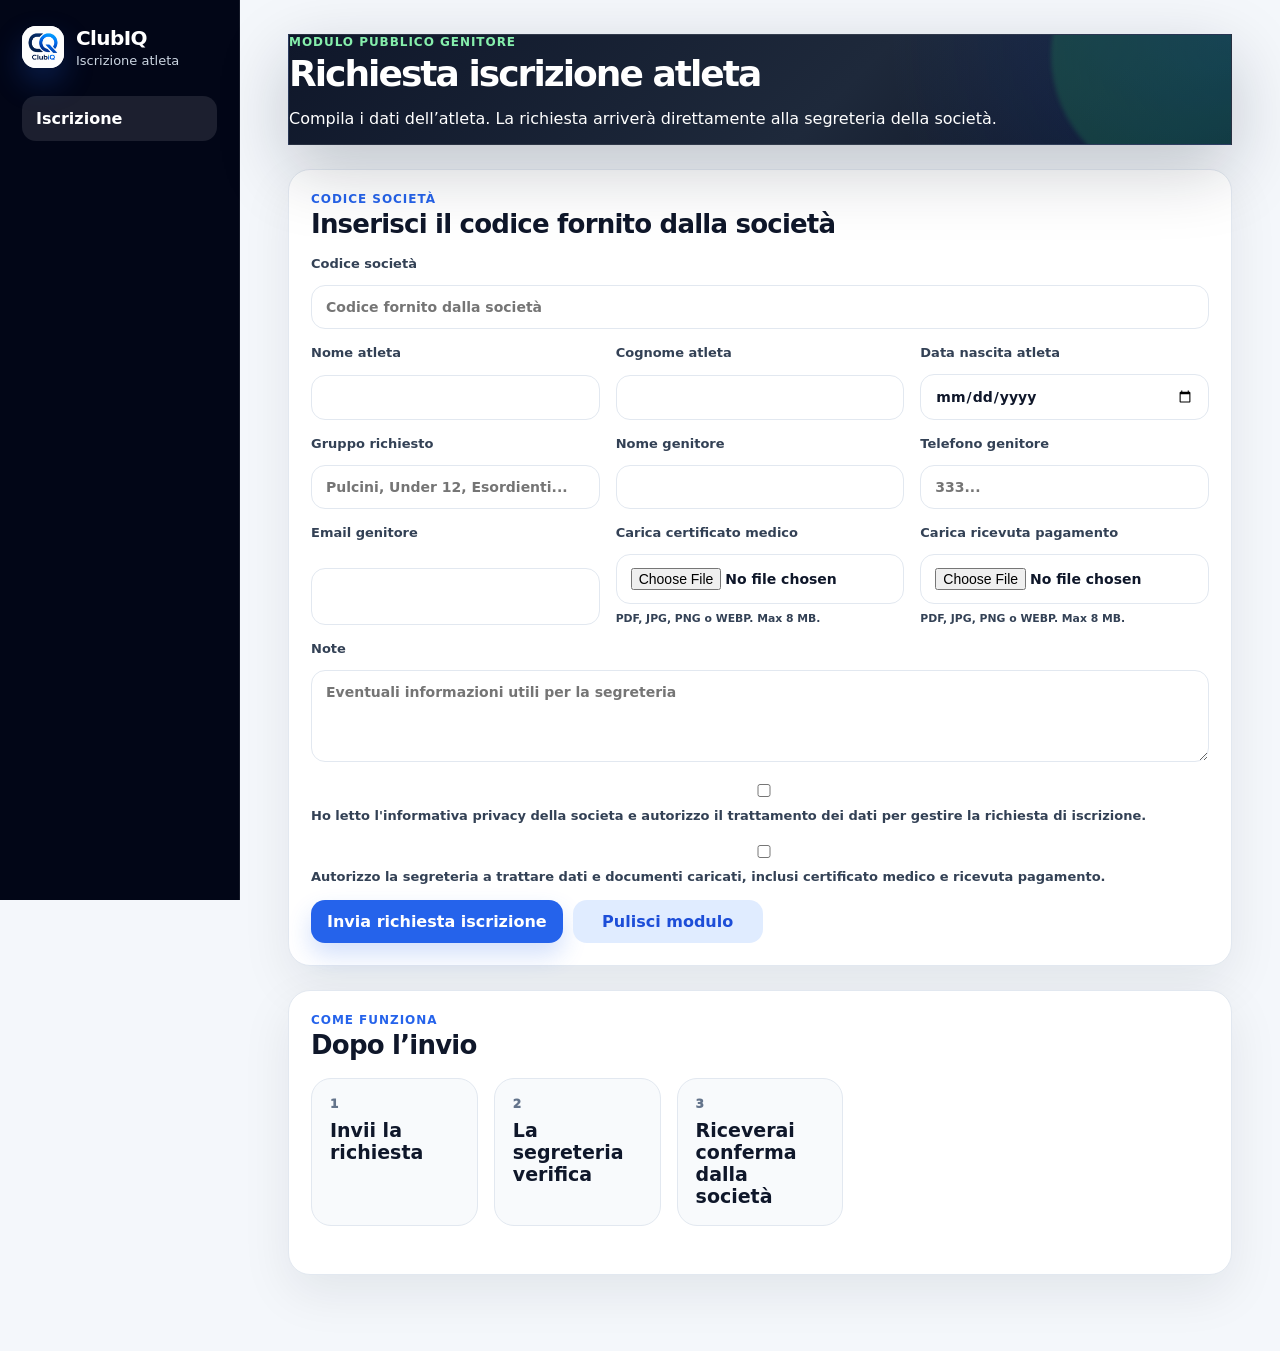
<file: frontend/iscrizione.html>
<!DOCTYPE html>
<html lang="it">
<head>
    <meta charset="UTF-8" />
    <meta name="viewport" content="width=device-width, initial-scale=1.0" />
    <title>Iscrizione atleta - ClubIQ Segreteria</title>

    <meta name="theme-color" content="#0f172a" />
    <link rel="manifest" href="manifest.json" />
    <link rel="icon" type="image/png" href="assets/icons/favicon.png" />

    <link rel="stylesheet" href="css/base.css" />
    <link rel="stylesheet" href="css/layout.css" />
    <link rel="stylesheet" href="css/components.css" />
    <link rel="stylesheet" href="css/dashboard.css" />
    <link rel="stylesheet" href="css/mobile.css" />
</head>
<body>

<div class="app-shell">
    <aside class="sidebar">
        <div class="brand">
            <img class="brand-logo-img" src="assets/icons/logo-clubiq.png" alt="ClubIQ" />
            <div>
                <strong>ClubIQ</strong>
                <small>Iscrizione atleta</small>
            </div>
        </div>

        <nav class="side-nav">
            <a class="active" href="#top">Iscrizione</a>
        </nav>


    </aside>

    <main id="top" class="main-content">
        <header class="topbar">
            <div>
                <p class="eyebrow">Modulo pubblico genitore</p>
                <h1>Richiesta iscrizione atleta</h1>
                <p class="page-lead">Compila i dati dell’atleta. La richiesta arriverà direttamente alla segreteria della società.</p>
            </div>
        </header>

        <div id="requestMessage" class="message hidden"></div>

        <section class="panel">
            <div class="section-heading">
                <div>
                    <p class="eyebrow">Codice società</p>
                    <h2>Inserisci il codice fornito dalla società</h2>
                </div>
            </div>

            <form id="parentRequestForm" class="grid-form">
                <label class="full">Codice società<input id="clubCode" type="text" placeholder="Codice fornito dalla società" required /></label>
                <label>Nome atleta<input id="athleteFirstName" type="text" required /></label>
                <label>Cognome atleta<input id="athleteLastName" type="text" required /></label>
                <label>Data nascita atleta<input id="athleteBirthDate" type="date" required /></label>
                <label>Gruppo richiesto<input id="requestedGroup" type="text" placeholder="Pulcini, Under 12, Esordienti..." /></label>
                <label>Nome genitore<input id="parentName" type="text" required /></label>
                <label>Telefono genitore<input id="parentPhone" type="text" placeholder="333..." /></label>
                <label>Email genitore<input id="parentEmail" type="email" required /></label>

                <label>
                    Carica certificato medico
                    <input id="certificateFile" type="file" accept=".pdf,image/jpeg,image/png,image/webp" />
                    <small>PDF, JPG, PNG o WEBP. Max 8 MB.</small>
                </label>

                <label>
                    Carica ricevuta pagamento
                    <input id="paymentReceiptFile" type="file" accept=".pdf,image/jpeg,image/png,image/webp" />
                    <small>PDF, JPG, PNG o WEBP. Max 8 MB.</small>
                </label>

                <label class="full">Note<textarea id="requestNotes" rows="4" placeholder="Eventuali informazioni utili per la segreteria"></textarea></label>

                <label class="full checkbox-label">
                    <input id="privacyConsent" type="checkbox" required />
                    Ho letto l'informativa privacy della societa e autorizzo il trattamento dei dati per gestire la richiesta di iscrizione.
                </label>

                <label class="full checkbox-label">
                    <input id="dataProcessingConsent" type="checkbox" required />
                    Autorizzo la segreteria a trattare dati e documenti caricati, inclusi certificato medico e ricevuta pagamento.
                </label>

                <div class="form-actions full">
                    <button id="submitRequestBtn" class="primary-btn" type="submit">Invia richiesta iscrizione</button>
                    <button id="clearFormBtn" class="secondary-btn" type="button">Pulisci modulo</button>
                </div>
            </form>
        </section>

        <section class="panel">
            <div class="section-heading"><div><p class="eyebrow">Come funziona</p><h2>Dopo l’invio</h2></div></div>
            <div class="detail-grid">
                <article class="detail-box"><span>1</span><strong>Invii la richiesta</strong></article>
                <article class="detail-box"><span>2</span><strong>La segreteria verifica</strong></article>
                <article class="detail-box"><span>3</span><strong>Riceverai conferma dalla società</strong></article>
            </div>
        </section>
    </main>
</div>

<nav class="mobile-bottom-nav"><a href="#top">Iscrizione</a></nav>
<script src="js/api.js"></script>
<script src="js/iscrizione.js"></script>
</body>
</html>
</file>
<file: frontend/css/base.css>
:root{
    --bg:#f4f7fb;
    --panel:#ffffff;
    --text:#0f172a;
    --muted:#64748b;
    --line:#e2e8f0;
    --primary:#2563eb;
    --primary-dark:#1d4ed8;
    --success:#16a34a;
    --danger:#dc2626;
    --warning:#f59e0b;
    --dark:#020617;
    --radius:18px;
    --shadow:0 18px 45px rgba(15,23,42,.08);
}

*{
    box-sizing:border-box;
}

html{
    scroll-behavior:smooth;
}

body{
    margin:0;
    font-family:Inter, system-ui, -apple-system, BlinkMacSystemFont, "Segoe UI", sans-serif;
    background:var(--bg);
    color:var(--text);
}

a{
    color:inherit;
    text-decoration:none;
}

button,
input,
textarea{
    font:inherit;
}

button{
    cursor:pointer;
}

.hidden{
    display:none !important;
}

.eyebrow{
    margin:0 0 6px;
    font-size:12px;
    text-transform:uppercase;
    letter-spacing:.12em;
    color:var(--primary);
    font-weight:800;
}

.message{
    padding:12px 14px;
    border-radius:14px;
    font-size:14px;
    margin:14px 0;
    border:1px solid var(--line);
    background:#fff;
}

.message.info{
    color:#1d4ed8;
    background:#eff6ff;
    border-color:#bfdbfe;
}

.message.success{
    color:#166534;
    background:#f0fdf4;
    border-color:#bbf7d0;
}

.message.error{
    color:#991b1b;
    background:#fef2f2;
    border-color:#fecaca;
}
</file>
<file: frontend/css/layout.css>
/*
  ClubIQ Segreteria - Layout
  V1.2
  Desktop professionale + PWA/mobile safe
*/

.app-shell{
    min-height:100vh;
    display:grid;
    grid-template-columns:240px minmax(0, 1fr);
    background:var(--bg);
}

.sidebar{
    position:sticky;
    top:0;
    height:100vh;
    background:#020617;
    color:#fff;
    padding:26px 22px;
    display:flex;
    flex-direction:column;
    gap:28px;
    border-right:1px solid rgba(255,255,255,.08);
}

.brand{
    display:flex;
    align-items:center;
    gap:12px;
}

.logo-dot{
    width:42px;
    height:42px;
    border-radius:14px;
    display:inline-block;
    background:linear-gradient(135deg, #2563eb, #22c55e);
    box-shadow:0 14px 30px rgba(37,99,235,.25);
}

.brand strong{
    display:block;
    font-size:20px;
    line-height:1.1;
    letter-spacing:-.03em;
}

.brand small{
    display:block;
    margin-top:4px;
    color:#cbd5e1;
    font-size:13px;
}

.side-nav{
    display:grid;
    gap:8px;
}

.side-nav a{
    color:#cbd5e1;
    padding:13px 14px;
    border-radius:14px;
    font-weight:900;
    transition:.18s ease;
}

.side-nav a:hover,
.side-nav a.active{
    color:#fff;
    background:rgba(255,255,255,.10);
}

.main-content{
    width:100%;
    max-width:1480px;
    padding:34px 48px 56px;
    margin:0 auto;
}

.topbar{
    display:flex;
    align-items:center;
    justify-content:space-between;
    gap:20px;
    margin-bottom:22px;
}

.topbar h1{
    margin:6px 0 0;
    font-size:38px;
    line-height:1.05;
    letter-spacing:-.055em;
}

.eyebrow{
    margin:0;
    color:var(--primary);
    font-size:12px;
    font-weight:1000;
    text-transform:uppercase;
    letter-spacing:.18em;
}

.panel{
    background:var(--panel);
    border:1px solid var(--line);
    border-radius:26px;
    padding:26px;
    box-shadow:var(--shadow);
    margin-top:24px;
}

.section-heading{
    display:flex;
    justify-content:space-between;
    align-items:flex-start;
    gap:16px;
    margin-bottom:18px;
}

.section-heading h2{
    margin:6px 0 0;
    font-size:26px;
    line-height:1.1;
    letter-spacing:-.04em;
}

.message{
    padding:14px 16px;
    border-radius:16px;
    margin:18px 0;
    font-weight:800;
    border:1px solid transparent;
}

.message.success{
    color:#166534;
    background:#f0fdf4;
    border-color:#bbf7d0;
}

.message.error{
    color:#991b1b;
    background:#fef2f2;
    border-color:#fecaca;
}

.message.info{
    color:#1d4ed8;
    background:#eff6ff;
    border-color:#bfdbfe;
}

.hidden{
    display:none !important;
}

.mobile-bottom-nav{
    display:none;
}

/* Desktop largo */
@media (min-width: 1440px){
    .app-shell{
        grid-template-columns:260px minmax(0, 1fr);
    }

    .main-content{
        max-width:1540px;
        padding-left:54px;
        padding-right:54px;
    }
}
</file>
<file: frontend/css/components.css>
/* =========================================================
   ClubIQ Segreteria - Components CSS
   Versione stabile
========================================================= */

:root{
    --primary:#2563eb;
    --primary-dark:#1d4ed8;
    --secondary:#0f172a;
    --success:#16a34a;
    --warning:#f59e0b;
    --danger:#dc2626;
    --bg:#f4f7fb;
    --panel:#ffffff;
    --text:#0f172a;
    --muted:#64748b;
    --line:#e2e8f0;
    --soft:#f8fafc;
    --radius:18px;
    --shadow:0 18px 50px rgba(15,23,42,.08);
}

/* ================================
   Messaggi
================================ */

.message{
    padding:13px 15px;
    border-radius:14px;
    font-size:14px;
    font-weight:800;
    margin-bottom:16px;
}

.message.hidden,
.hidden{
    display:none !important;
}

.message.info{
    background:#eff6ff;
    color:#1d4ed8;
    border:1px solid #bfdbfe;
}

.message.success{
    background:#ecfdf5;
    color:#166534;
    border:1px solid #bbf7d0;
}

.message.error{
    background:#fef2f2;
    color:#991b1b;
    border:1px solid #fecaca;
}

/* ================================
   Bottoni
================================ */

.primary-btn,
.secondary-btn,
.ghost-btn,
.mini-btn{
    border:0;
    cursor:pointer;
    text-decoration:none;
    display:inline-flex;
    align-items:center;
    justify-content:center;
    gap:8px;
    transition:.18s ease;
    font-family:inherit;
}

.primary-btn{
    background:var(--primary);
    color:#fff;
    border-radius:14px;
    padding:12px 16px;
    font-weight:900;
    box-shadow:0 12px 24px rgba(37,99,235,.20);
}

.primary-btn:hover{
    background:var(--primary-dark);
    transform:translateY(-1px);
}

.secondary-btn{
    background:#e0ecff;
    color:#1d4ed8;
    border-radius:14px;
    padding:12px 16px;
    font-weight:900;
}

.secondary-btn:hover{
    background:#bfdbfe;
}

.ghost-btn{
    width:100%;
    background:rgba(255,255,255,.08);
    color:#e5e7eb;
    border:1px solid rgba(255,255,255,.14);
    border-radius:14px;
    padding:12px 14px;
    font-weight:900;
}

.ghost-btn:hover{
    background:rgba(255,255,255,.14);
}

.mini-btn{
    background:#e0ecff;
    color:#1d4ed8;
    border-radius:10px;
    padding:8px 10px;
    font-size:12px;
    font-weight:900;
}

.mini-btn.success{
    background:#dcfce7;
    color:#166534;
}

.mini-btn.danger{
    background:#fee2e2;
    color:#991b1b;
}

/* ================================
   Card statistiche
================================ */

.stats-grid{
    display:grid;
    grid-template-columns:repeat(5, minmax(0, 1fr));
    gap:14px;
    margin-bottom:20px;
}

.stat-card{
    background:var(--panel);
    border:1px solid var(--line);
    border-radius:var(--radius);
    padding:18px;
    box-shadow:var(--shadow);
}

.stat-card span{
    display:block;
    color:var(--muted);
    font-size:12px;
    font-weight:900;
    text-transform:uppercase;
    letter-spacing:.04em;
}

.stat-card strong{
    display:block;
    margin-top:8px;
    font-size:30px;
    line-height:1;
    color:var(--text);
}

.stat-card small{
    display:block;
    margin-top:8px;
    color:var(--muted);
    font-size:13px;
}

/* ================================
   Pannelli
================================ */

.panel{
    background:var(--panel);
    border:1px solid var(--line);
    border-radius:22px;
    padding:22px;
    box-shadow:var(--shadow);
    margin-bottom:20px;
}

.section-heading{
    display:flex;
    align-items:center;
    justify-content:space-between;
    gap:16px;
    margin-bottom:18px;
}

.section-heading h2{
    margin:0;
    color:var(--text);
    letter-spacing:-.03em;
}

.eyebrow{
    margin:0 0 4px;
    color:var(--primary);
    font-size:12px;
    font-weight:900;
    letter-spacing:.08em;
    text-transform:uppercase;
}

.subsection{
    margin-top:22px;
}

.subsection h3{
    margin:0 0 12px;
    color:var(--text);
}

.subsection-title-row{
    display:flex;
    align-items:center;
    justify-content:space-between;
    gap:12px;
    margin-bottom:14px;
}

.subsection-title-row h3{
    margin:0;
}

/* ================================
   Form
================================ */

.grid-form{
    display:grid;
    grid-template-columns:repeat(3, minmax(0, 1fr));
    gap:14px;
}

.grid-form label,
.filter-field label,
.auth-form label{
    display:block;
    font-size:13px;
    font-weight:900;
    color:#334155;
}

.grid-form input,
.grid-form select,
.grid-form textarea,
.filter-field input,
.filter-field select,
.auth-form input{
    width:100%;
    margin-top:6px;
    border:1px solid var(--line);
    border-radius:14px;
    padding:12px 13px;
    font-size:14px;
    outline:none;
    background:#fff;
    color:var(--text);
}

.grid-form input:focus,
.grid-form select:focus,
.grid-form textarea:focus,
.filter-field input:focus,
.filter-field select:focus,
.auth-form input:focus{
    border-color:#93c5fd;
    box-shadow:0 0 0 4px rgba(37,99,235,.12);
}

.grid-form .full{
    grid-column:1 / -1;
}

.form-actions{
    display:flex;
    align-items:center;
    justify-content:flex-start;
    flex-wrap:wrap;
    gap:10px;
}

.form-actions .primary-btn,
.form-actions .secondary-btn{
    min-width:190px;
}

/* ================================
   Filtri
================================ */

.filters-bar{
    display:grid;
    grid-template-columns:2fr 1fr 1fr;
    gap:12px;
    margin-bottom:16px;
}

.compact-filters{
    margin-top:12px;
}

.filter-summary{
    margin:-4px 0 14px;
    color:var(--muted);
    font-size:13px;
    font-weight:800;
}

/* ================================
   Liste / record
================================ */

.athletes-list,
.records-list{
    display:grid;
    gap:12px;
}

.empty{
    background:#f8fafc;
    border:1px dashed #cbd5e1;
    color:var(--muted);
    border-radius:16px;
    padding:18px;
    text-align:center;
    font-weight:800;
}

.record-card,
.athlete-card,
.request-card{
    background:#fff;
    border:1px solid var(--line);
    border-radius:18px;
    padding:16px;
    box-shadow:0 10px 28px rgba(15,23,42,.05);
}

.request-card{
    border-left:5px solid #dbeafe;
}

/* ================================
   Scheda atleta
================================ */

.detail-actions{
    display:flex;
    align-items:center;
    justify-content:flex-end;
    flex-wrap:wrap;
    gap:10px;
}

.detail-grid{
    display:grid;
    grid-template-columns:repeat(5, minmax(0, 1fr));
    gap:12px;
    margin-bottom:18px;
}

.detail-box{
    border:1px solid var(--line);
    border-radius:16px;
    padding:14px;
    background:#f8fafc;
}

.detail-box span{
    display:block;
    color:var(--muted);
    font-size:12px;
    font-weight:900;
    text-transform:uppercase;
    letter-spacing:.04em;
}

.detail-box strong{
    display:block;
    margin-top:6px;
    color:var(--text);
}

.detail-columns{
    display:grid;
    grid-template-columns:1fr 1fr;
    gap:18px;
}

/* ================================
   Richieste genitori
================================ */

.request-summary-grid{
    display:grid;
    grid-template-columns:repeat(3, minmax(0, 1fr));
    gap:12px;
    margin:16px 0;
}

.request-summary-card{
    border:1px solid var(--line);
    border-radius:16px;
    background:#f8fafc;
    padding:14px;
}

.request-summary-card span{
    display:block;
    color:var(--muted);
    font-size:12px;
    font-weight:900;
    text-transform:uppercase;
    letter-spacing:.04em;
}

.request-summary-card strong{
    display:block;
    margin-top:6px;
    font-size:28px;
    color:var(--text);
}

/* ================================
   Login / Landing
================================ */

.auth-page{
    min-height:100vh;
    background:
        radial-gradient(circle at top left, rgba(37,99,235,.22), transparent 34%),
        radial-gradient(circle at bottom right, rgba(16,185,129,.18), transparent 36%),
        linear-gradient(135deg, #eef2ff 0%, #f8fafc 48%, #ecfeff 100%);
}

.auth-shell,
.landing-shell{
    width:min(1180px, calc(100% - 32px));
    margin:0 auto;
    min-height:100vh;
    display:grid;
    grid-template-columns:1.18fr .82fr;
    align-items:center;
    gap:28px;
    padding:38px 0;
}

.auth-hero,
.landing-hero{
    background:
        linear-gradient(145deg, rgba(15,23,42,.96), rgba(30,41,59,.96)),
        radial-gradient(circle at top right, rgba(37,99,235,.30), transparent 35%);
    color:#fff;
    border-radius:30px;
    padding:36px;
    box-shadow:0 24px 80px rgba(15,23,42,.24);
    position:relative;
    overflow:hidden;
}

.auth-hero::after,
.landing-hero::after{
    content:"";
    position:absolute;
    right:-80px;
    bottom:-80px;
    width:260px;
    height:260px;
    border-radius:50%;
    background:rgba(37,99,235,.24);
}

.auth-hero > *,
.landing-hero > *{
    position:relative;
    z-index:1;
}

.brand-row{
    display:flex;
    align-items:center;
    gap:14px;
    margin-bottom:26px;
}

.brand-mark{
    width:52px;
    height:52px;
    border-radius:18px;
    background:#2563eb;
    display:grid;
    place-items:center;
    font-weight:900;
    color:#fff;
    box-shadow:0 14px 30px rgba(37,99,235,.35);
}

.brand-row small{
    color:#cbd5e1;
    display:block;
    margin-top:4px;
}

.badge,
.section-label{
    display:inline-flex;
    align-items:center;
    width:max-content;
    font-size:12px;
    font-weight:900;
    letter-spacing:.08em;
    text-transform:uppercase;
    color:#93c5fd;
}

.auth-hero h1,
.landing-hero h1{
    font-size:clamp(34px, 5vw, 64px);
    line-height:.98;
    letter-spacing:-.055em;
    margin:0 0 18px;
}

.auth-hero p,
.hero-lead{
    font-size:18px;
    line-height:1.65;
    color:#dbeafe;
    max-width:760px;
    margin:0 0 24px;
}

.hero-actions{
    display:flex;
    flex-wrap:wrap;
    gap:12px;
    margin:24px 0;
}

.hero-link{
    text-decoration:none;
}

.hero-grid,
.landing-feature-grid{
    display:grid;
    grid-template-columns:repeat(2, minmax(0, 1fr));
    gap:12px;
    margin-top:26px;
}

.hero-grid div,
.landing-feature-grid div{
    background:rgba(255,255,255,.08);
    border:1px solid rgba(255,255,255,.12);
    border-radius:18px;
    padding:16px;
}

.hero-grid strong,
.landing-feature-grid strong{
    display:block;
    color:#fff;
    margin-bottom:7px;
}

.hero-grid span,
.landing-feature-grid span{
    display:block;
    color:#cbd5e1;
    line-height:1.45;
}

.trust-strip{
    display:flex;
    flex-wrap:wrap;
    gap:10px;
    margin-top:22px;
}

.trust-strip span{
    background:rgba(16,185,129,.14);
    border:1px solid rgba(16,185,129,.28);
    color:#bbf7d0;
    border-radius:999px;
    padding:8px 11px;
    font-size:13px;
    font-weight:800;
}

.auth-card,
.landing-auth-card{
    border-radius:28px;
    padding:26px;
    box-shadow:0 24px 70px rgba(15,23,42,.18);
    background:rgba(255,255,255,.92);
    border:1px solid rgba(255,255,255,.7);
    backdrop-filter:blur(18px);
}

.auth-card-header{
    margin-bottom:18px;
}

.auth-card-header h2{
    font-size:30px;
    margin:6px 0 8px;
    letter-spacing:-.035em;
    color:#0f172a;
}

.auth-card-header p{
    color:#64748b;
    line-height:1.5;
    margin:0;
}

.auth-tabs{
    display:grid;
    grid-template-columns:1fr 1fr;
    background:#f1f5f9;
    padding:5px;
    border-radius:16px;
    margin-bottom:16px;
}

.auth-tabs button{
    border:0;
    background:transparent;
    color:#64748b;
    border-radius:12px;
    padding:11px;
    font-weight:900;
    cursor:pointer;
}

.auth-tabs button.active{
    background:#fff;
    color:#1d4ed8;
    box-shadow:0 8px 20px rgba(15,23,42,.08);
}

.auth-form{
    display:grid;
    gap:12px;
}

.auth-form .primary-btn{
    width:100%;
    margin-top:4px;
}

.auth-note{
    margin-top:16px;
    padding:13px;
    border-radius:14px;
    background:#f8fafc;
    color:#475569;
    font-size:13px;
}

.auth-note a{
    color:#2563eb;
    font-weight:900;
    text-decoration:none;
}

/* ================================
   Responsive
================================ */

@media (max-width: 1100px){
    .stats-grid{
        grid-template-columns:repeat(2, minmax(0, 1fr));
    }

    .detail-grid{
        grid-template-columns:repeat(2, minmax(0, 1fr));
    }
}

@media (max-width: 900px){
    .auth-shell,
    .landing-shell{
        grid-template-columns:1fr;
        padding:18px 0 28px;
    }

    .auth-hero,
    .landing-hero{
        padding:24px;
        border-radius:24px;
    }

    .hero-grid,
    .landing-feature-grid{
        grid-template-columns:1fr;
    }

    .auth-card,
    .landing-auth-card{
        border-radius:22px;
    }

    .filters-bar{
        grid-template-columns:1fr;
    }

    .grid-form{
        grid-template-columns:1fr;
    }

    .detail-columns{
        grid-template-columns:1fr;
    }
}

@media (max-width: 760px){
    .stats-grid,
    .request-summary-grid{
        grid-template-columns:1fr;
    }

    .section-heading{
        align-items:flex-start;
        flex-direction:column;
    }

    .detail-actions{
        width:100%;
        justify-content:flex-start;
    }

    .detail-actions .secondary-btn{
        flex:1;
        min-width:160px;
    }

    .form-actions .primary-btn,
    .form-actions .secondary-btn,
    .subsection-title-row .secondary-btn{
        width:100%;
        min-width:0;
    }

    .subsection-title-row{
        align-items:flex-start;
        flex-direction:column;
    }
}

@media (max-width: 520px){
    .auth-shell,
    .landing-shell{
        width:min(100% - 20px, 1180px);
    }

    .hero-actions{
        flex-direction:column;
    }

    .hero-actions .primary-btn,
    .hero-actions .secondary-btn{
        width:100%;
    }

    .auth-hero h1,
    .landing-hero h1{
        font-size:38px;
    }

    .auth-card,
    .landing-auth-card{
        padding:20px;
    }
}


/* ================================
   Brand / Logo ClubIQ ufficiale
================================ */

.brand-logo-img{
    width:42px;
    height:42px;
    border-radius:14px;
    object-fit:contain;
    display:block;
    background:#ffffff;
    box-shadow:0 14px 30px rgba(37,99,235,.25);
    flex:0 0 auto;
}

.brand-row .brand-logo-img{
    width:52px;
    height:52px;
    border-radius:18px;
    box-shadow:0 14px 30px rgba(37,99,235,.35);
}

.logo-dot{
    width:42px;
    height:42px;
    border-radius:14px;
    display:inline-block;
    background:linear-gradient(135deg, #2563eb, #22c55e);
    box-shadow:0 14px 30px rgba(37,99,235,.25);
}

/* Fallback: se l'immagine logo non viene caricata, resta visibile il vecchio segno grafico */
.brand-logo-img[src=""],
.brand-logo-img:not([src]){
    display:none;
}
</file>
<file: frontend/css/mobile.css>
@media (max-width: 980px){
    .auth-shell{
        grid-template-columns:1fr;
        padding:24px 16px;
    }

    .auth-hero{
        padding:12px 4px;
    }

    .auth-hero h1{
        font-size:38px;
    }

    .hero-grid{
        grid-template-columns:1fr;
    }

    .app-shell{
        grid-template-columns:1fr;
    }

    .sidebar{
        position:relative;
        height:auto;
        flex-direction:row;
        flex-wrap:wrap;
        align-items:center;
        gap:12px;
        padding:16px;
        border-radius:0 0 22px 22px;
    }

    .brand{
        width:100%;
    }

    .side-nav{
        display:flex;
        gap:8px;
        overflow-x:auto;
        width:100%;
        padding-bottom:6px;
        scrollbar-width:none;
    }

    .side-nav::-webkit-scrollbar{
        display:none;
    }

    .side-nav a{
        white-space:nowrap;
        min-height:40px;
        display:inline-flex;
        align-items:center;
    }

    .ghost-btn{
        width:auto;
        min-height:42px;
        margin-top:0;
    }

    .main-content{
        width:100%;
        max-width:100%;
        padding:18px 14px 104px;
    }

    .topbar{
        align-items:flex-start;
        flex-direction:column;
        gap:12px;
    }

    .topbar .secondary-btn{
        width:100%;
    }

    .stats-grid{
        grid-template-columns:1fr 1fr;
        gap:12px;
    }

    .stat-card{
        min-height:auto;
        padding:16px;
        border-radius:20px;
    }

    .stat-card strong{
        font-size:28px;
    }

    .panel{
        padding:18px;
        border-radius:22px;
        margin-bottom:16px;
    }

    .section-heading{
        align-items:flex-start;
        flex-direction:column;
        gap:12px;
    }

    .section-heading .secondary-btn,
    .section-heading .primary-btn{
        width:100%;
    }

    .grid-form{
        grid-template-columns:1fr;
        gap:13px;
    }

    .grid-form input,
    .grid-form textarea,
    .grid-form select,
    .filter-field input,
    .filter-field select{
        min-height:46px;
        font-size:16px;
    }

    .filters-bar{
        grid-template-columns:1fr;
        gap:12px;
        padding:14px;
        border-radius:18px;
        background:#f8fafc;
        border:1px solid var(--line);
    }

    .request-summary-grid{
        grid-template-columns:1fr 1fr 1fr;
        gap:8px;
    }

    .request-summary-card{
        padding:12px;
        border-radius:16px;
    }

    .request-summary-card strong{
        font-size:24px;
    }

    .detail-grid{
        grid-template-columns:1fr 1fr;
        gap:10px;
    }

    .detail-columns{
        grid-template-columns:1fr;
    }

    .data-card,
    .athlete-card{
        flex-direction:column;
        align-items:flex-start;
        gap:14px;
        padding:16px;
        border-radius:18px;
    }

    .data-card > div:first-child,
    .athlete-card > div:first-child{
        width:100%;
    }

    .data-card-right{
        width:100%;
        min-width:0;
        text-align:left;
    }

    .card-actions,
    .athlete-card .card-actions{
        width:100%;
        min-width:0;
        justify-content:flex-start;
        display:grid;
        grid-template-columns:repeat(2, minmax(0, 1fr));
        gap:8px;
    }

    .mini-btn{
        width:100%;
        min-height:42px;
        padding:10px 12px;
        font-size:12px;
        border-radius:12px;
    }

    .primary-btn,
    .secondary-btn{
        min-height:46px;
    }

    #clubRegistrationLink{
        min-height:48px;
        font-size:14px;
        overflow:hidden;
        text-overflow:ellipsis;
    }

    .form-actions{
        display:grid;
        grid-template-columns:1fr;
        width:100%;
    }

    .form-actions .primary-btn,
    .form-actions .secondary-btn{
        width:100%;
        min-width:0;
    }

    .subsection-title-row{
        align-items:flex-start;
        flex-direction:column;
    }

    .subsection-title-row .secondary-btn{
        width:100%;
    }

    .detail-actions{
        width:100%;
        display:grid;
        grid-template-columns:1fr;
        gap:8px;
    }

    .detail-actions .secondary-btn{
        width:100%;
    }

    .mobile-bottom-nav{
        position:fixed;
        left:10px;
        right:10px;
        bottom:10px;
        z-index:1000;
        display:grid;
        grid-template-columns:repeat(6, 1fr);
        gap:4px;
        background:rgba(2,6,23,.96);
        border:1px solid rgba(255,255,255,.12);
        border-radius:20px;
        padding:7px;
        box-shadow:0 18px 40px rgba(15,23,42,.35);
        backdrop-filter:blur(12px);
    }

    .mobile-bottom-nav a{
        color:#cbd5e1;
        text-align:center;
        font-size:11px;
        font-weight:900;
        padding:9px 4px;
        border-radius:13px;
        line-height:1.1;
    }

    .mobile-bottom-nav a:hover,
    .mobile-bottom-nav a:focus{
        color:#fff;
        background:rgba(255,255,255,.12);
    }
}

@media (max-width: 680px){
    .request-summary-grid{
        grid-template-columns:1fr;
    }

    .stats-grid{
        grid-template-columns:1fr 1fr;
    }

    .card-actions,
    .athlete-card .card-actions{
        grid-template-columns:1fr;
    }

    .mobile-bottom-nav{
        grid-template-columns:repeat(3, 1fr);
    }

    .mobile-bottom-nav a{
        font-size:11px;
        padding:9px 6px;
    }
}

@media (max-width: 560px){
    .auth-hero h1{
        font-size:32px;
    }

    .auth-card{
        padding:18px;
        border-radius:22px;
    }

    .stats-grid{
        grid-template-columns:1fr;
    }

    .topbar h1{
        font-size:28px;
    }

    .stat-card{
        padding:16px;
    }

    .panel{
        padding:16px;
        border-radius:20px;
    }

    .detail-grid{
        grid-template-columns:1fr;
    }

    .detail-columns{
        grid-template-columns:1fr;
    }

    .mini-btn{
        padding:10px 12px;
    }

    .side-nav a{
        font-size:13px;
    }

    .main-content{
        padding-left:12px;
        padding-right:12px;
    }
}
</file>
<file: frontend/css/admin.css>
body{background:#f4f7fb;color:var(--text)}
.admin-shell{width:min(1380px, calc(100% - 32px));margin:0 auto;padding:28px 0 48px;display:grid;gap:22px}
.admin-hero{display:flex;align-items:flex-start;justify-content:space-between;gap:18px;background:linear-gradient(135deg,#0f172a,#1d4ed8);color:#fff;border-radius:28px;padding:28px;box-shadow:0 20px 46px rgba(15,23,42,.18)}
.admin-hero h1{margin:4px 0 8px;font-size:42px;letter-spacing:-.055em}.admin-hero p{margin:0;color:#dbeafe;font-weight:800}.admin-hero .eyebrow{color:#bfdbfe}.admin-actions{display:flex;gap:10px;flex-wrap:wrap;justify-content:flex-end}.admin-actions a{text-decoration:none}.admin-stats-grid{display:grid;grid-template-columns:repeat(5,minmax(0,1fr));gap:16px}.admin-stats-grid article,.admin-panel{background:#fff;border:1px solid var(--line);border-radius:24px;box-shadow:0 14px 34px rgba(15,23,42,.07)}.admin-stats-grid article{padding:20px}.admin-stats-grid span{display:block;color:var(--muted);font-size:12px;font-weight:1000;text-transform:uppercase;letter-spacing:.08em}.admin-stats-grid strong{display:block;margin:10px 0 6px;font-size:32px;letter-spacing:-.05em}.admin-stats-grid small{color:var(--muted);font-weight:800}.admin-panel{padding:22px}.admin-help{margin:6px 0 0;color:var(--muted);font-weight:800}.admin-table-wrap{width:100%;overflow:auto}.admin-table{width:100%;border-collapse:collapse;min-width:980px}.admin-clubs-table{min-width:1220px}.admin-table th,.admin-table td{padding:14px 12px;border-bottom:1px solid var(--line);text-align:left;vertical-align:top}.admin-table th{font-size:12px;color:var(--muted);text-transform:uppercase;letter-spacing:.07em}.admin-table td strong{display:block}.admin-table td small{display:block;margin-top:4px;color:var(--muted);font-weight:800}.admin-role,.admin-plan{display:inline-flex;padding:7px 10px;border-radius:999px;background:#e0ecff;color:#1d4ed8;font-size:12px;font-weight:1000;text-transform:uppercase}.admin-plan{background:#dcfce7;color:#166534}.admin-plan.pro{background:#e0ecff;color:#1d4ed8}.admin-plan.premium{background:#fef3c7;color:#92400e}.admin-select,.admin-notes-input{width:100%;border:1px solid var(--line);border-radius:12px;background:#fff;color:var(--text);font-size:13px;font-weight:800;outline:none}.admin-select{min-width:112px;padding:10px 11px}.admin-notes-input{min-width:220px;padding:10px 11px;resize:vertical;line-height:1.35}.admin-select:focus,.admin-notes-input:focus{border-color:var(--primary);box-shadow:0 0 0 3px rgba(37,99,235,.12)}.admin-status-warning{color:#b45309!important}.mini-btn.success{border:0;border-radius:11px;padding:9px 12px;font-size:12px;font-weight:1000;background:#dcfce7;color:#166534;cursor:pointer}.mini-btn.success:hover{background:#bbf7d0}@media(max-width:980px){.admin-hero{display:grid}.admin-stats-grid{grid-template-columns:repeat(2,1fr)}}@media(max-width:560px){.admin-shell{width:min(100% - 20px,1380px);padding-top:14px}.admin-hero{padding:22px;border-radius:22px}.admin-hero h1{font-size:34px}.admin-stats-grid{grid-template-columns:1fr}.admin-actions{display:grid;width:100%}.admin-actions .primary-btn,.admin-actions .secondary-btn{width:100%}}
</file>
<file: frontend/css/dashboard.css>
/*
  ClubIQ Segreteria - Dashboard
  V1.2
  Desktop SaaS polish + responsive safe
*/

body{
    background:#f4f7fb;
}

.stats-grid{
    display:grid;
    grid-template-columns:repeat(5, minmax(150px, 1fr));
    gap:18px;
    margin-top:18px;
}

.stat-card{
    min-height:132px;
    background:linear-gradient(180deg, #ffffff 0%, #f8fafc 100%);
    border:1px solid var(--line);
    border-radius:24px;
    padding:22px;
    box-shadow:0 14px 34px rgba(15,23,42,.07);
}

.stat-card span{
    display:block;
    color:var(--muted);
    font-size:12px;
    font-weight:1000;
    text-transform:uppercase;
    letter-spacing:.09em;
}

.stat-card strong{
    display:block;
    font-size:34px;
    margin:12px 0 8px;
    line-height:1;
    letter-spacing:-.055em;
}

.stat-card small{
    color:var(--muted);
    font-size:14px;
}

.stat-card:nth-child(2) strong{
    color:var(--success);
}

.stat-card:nth-child(3) strong,
.stat-card:nth-child(4) strong{
    color:var(--danger);
}

.stat-card:nth-child(5) strong{
    color:var(--warning);
}

.athletes-list,
.records-list{
    display:grid;
    gap:14px;
}

.athlete-card,
.data-card{
    display:flex;
    justify-content:space-between;
    align-items:center;
    gap:18px;
    border:1px solid var(--line);
    background:#f8fafc;
    border-radius:18px;
    padding:17px;
    transition:.18s ease;
}

.athlete-card:hover,
.data-card:hover{
    background:#fff;
    box-shadow:0 12px 28px rgba(15,23,42,.07);
    transform:translateY(-1px);
}

.athlete-card strong,
.data-card strong{
    display:block;
    font-size:16px;
}

.athlete-card span,
.athlete-card small,
.data-card span{
    display:block;
    color:var(--muted);
    margin-top:4px;
}

.data-card span{
    font-size:14px;
}

.data-card-right{
    text-align:right;
    min-width:150px;
}

.data-card-right b{
    display:block;
    font-size:19px;
}

.data-card-right small{
    color:var(--muted);
}

.grid-form{
    display:grid;
    grid-template-columns:repeat(3, minmax(0, 1fr));
    gap:16px;
}

.grid-form label{
    display:grid;
    gap:8px;
    color:#334155;
    font-size:13px;
    font-weight:900;
}

.grid-form input,
.grid-form textarea,
.grid-form select{
    width:100%;
    border:1px solid var(--line);
    border-radius:14px;
    padding:13px 14px;
    background:#fff;
    color:var(--text);
    outline:none;
    font-size:14px;
}

.grid-form textarea{
    resize:vertical;
}

.grid-form input:focus,
.grid-form textarea:focus,
.grid-form select:focus{
    border-color:var(--primary);
    box-shadow:0 0 0 4px rgba(37,99,235,.10);
}

.grid-form .full{
    grid-column:1 / -1;
}

.subsection{
    margin-top:26px;
    padding-top:20px;
    border-top:1px solid var(--line);
}

.subsection h3{
    margin:0 0 14px;
    font-size:20px;
    letter-spacing:-.03em;
}

.card-actions{
    display:flex;
    justify-content:flex-end;
    flex-wrap:wrap;
    gap:8px;
    margin-top:10px;
}

.athlete-card .card-actions{
    margin-top:0;
    min-width:220px;
}

.mini-btn{
    border:0;
    border-radius:11px;
    padding:9px 12px;
    font-size:12px;
    font-weight:1000;
    background:#e0ecff;
    color:#1d4ed8;
    transition:.16s ease;
}

.mini-btn:hover{
    background:#bfdbfe;
    transform:translateY(-1px);
}

.mini-btn.success{
    background:#dcfce7;
    color:#166534;
}

.mini-btn.success:hover{
    background:#bbf7d0;
}

.mini-btn.danger{
    background:#fee2e2;
    color:#991b1b;
}

.mini-btn.danger:hover{
    background:#fecaca;
}

.status-success{
    color:var(--success);
}

.status-warning{
    color:var(--warning);
}

.status-danger{
    color:var(--danger);
}

.status-muted{
    color:var(--muted);
}

.detail-grid{
    display:grid;
    grid-template-columns:repeat(5, minmax(0, 1fr));
    gap:16px;
    margin-bottom:26px;
}

.detail-box{
    border:1px solid var(--line);
    border-radius:20px;
    background:#f8fafc;
    padding:18px;
}

.detail-box span{
    display:block;
    color:var(--muted);
    font-size:12px;
    font-weight:1000;
    text-transform:uppercase;
    letter-spacing:.08em;
    margin-bottom:8px;
}

.detail-box strong{
    display:block;
    font-size:19px;
}

.detail-columns{
    display:grid;
    grid-template-columns:1fr 1fr;
    gap:20px;
}

.detail-columns h3{
    margin:0 0 12px;
    font-size:20px;
    letter-spacing:-.03em;
}

.mini-record{
    border:1px solid var(--line);
    border-radius:16px;
    background:#fff;
    padding:15px;
}

.mini-record strong,
.mini-record span,
.mini-record small{
    display:block;
}

.mini-record span{
    color:var(--muted);
    margin-top:5px;
}

.mini-record small{
    color:var(--muted);
    margin-top:5px;
    font-size:12px;
}

.empty{
    color:var(--muted);
    padding:18px;
    border:1px dashed var(--line);
    border-radius:18px;
    background:#f8fafc;
}

.empty.error{
    color:var(--danger);
    background:#fef2f2;
    border-color:#fecaca;
}

/* Filtri atleti */
.filters-bar{
    display:grid;
    grid-template-columns:2fr 1fr 1fr;
    gap:14px;
    margin:18px 0 18px;
    padding:14px;
    border:1px solid var(--line);
    border-radius:18px;
    background:#f8fafc;
}

.filter-field label{
    display:block;
    margin-bottom:8px;
    font-size:12px;
    font-weight:1000;
    color:var(--muted);
    text-transform:uppercase;
    letter-spacing:.06em;
}

.filter-field input,
.filter-field select{
    width:100%;
    border:1px solid var(--line);
    border-radius:12px;
    padding:12px 13px;
    font-size:14px;
    background:#fff;
    color:var(--text);
    outline:none;
}

.filter-field input:focus,
.filter-field select:focus{
    border-color:var(--primary);
    box-shadow:0 0 0 3px rgba(37,99,235,.12);
}

.status-badge{
    display:inline-flex;
    align-items:center;
    justify-content:center;
    padding:6px 10px;
    border-radius:999px;
    font-size:11px;
    font-weight:1000;
    text-transform:uppercase;
    letter-spacing:.04em;
}

.status-ok{
    background:#dcfce7;
    color:#166534;
}

.status-payment-open{
    background:#fef3c7;
    color:#92400e;
}

.status-certificate-expiring{
    background:#ffedd5;
    color:#9a3412;
}

.status-certificate-expired{
    background:#fee2e2;
    color:#991b1b;
}

/* Desktop medio: più respiro senza rompere */
@media (max-width: 1180px){
    .stats-grid{
        grid-template-columns:repeat(3, 1fr);
    }

    .grid-form{
        grid-template-columns:repeat(2, 1fr);
    }

    .detail-grid{
        grid-template-columns:repeat(3, 1fr);
    }
}

@media (max-width: 980px){
    .stats-grid{
        grid-template-columns:1fr 1fr;
    }

    .grid-form{
        grid-template-columns:1fr;
    }

    .athlete-card,
    .data-card{
        flex-direction:column;
        align-items:flex-start;
    }

    .athlete-card .card-actions,
    .data-card-right{
        width:100%;
        min-width:0;
        text-align:left;
    }

    .card-actions{
        justify-content:flex-start;
    }

    .detail-grid{
        grid-template-columns:1fr 1fr;
    }

    .detail-columns{
        grid-template-columns:1fr;
    }
}

@media (max-width: 760px){
    .filters-bar{
        grid-template-columns:1fr;
    }
}

@media (max-width: 560px){
    .stats-grid{
        grid-template-columns:1fr;
    }

    .detail-grid{
        grid-template-columns:1fr;
    }

    .stat-card{
        min-height:auto;
    }
}

/* ================================
   Controlli rapidi dashboard
================================ */

.today-checks-panel{
    border-color:#dbeafe;
    background:
        radial-gradient(circle at top right, rgba(37,99,235,.08), transparent 32%),
        #ffffff;
}

.today-checks-summary{
    margin:8px 0 0;
    color:var(--muted);
    line-height:1.45;
    font-weight:800;
}

.today-checks-summary.success{
    color:#166534;
}

.today-checks-summary.warning{
    color:#92400e;
}

.today-checks-grid{
    display:grid;
    grid-template-columns:repeat(4, minmax(0, 1fr));
    gap:14px;
}

.today-check-card{
    text-decoration:none;
    display:block;
    border:1px solid var(--line);
    border-radius:20px;
    background:#f8fafc;
    padding:18px;
    transition:.18s ease;
}

.today-check-card:hover{
    background:#ffffff;
    box-shadow:0 14px 30px rgba(15,23,42,.08);
    transform:translateY(-1px);
}

.today-check-card span{
    display:block;
    color:var(--muted);
    font-size:12px;
    font-weight:1000;
    text-transform:uppercase;
    letter-spacing:.08em;
}

.today-check-card strong{
    display:block;
    margin:10px 0 6px;
    font-size:34px;
    line-height:1;
    color:var(--primary);
    letter-spacing:-.04em;
}

.today-check-card small{
    display:block;
    color:var(--muted);
    font-size:13px;
    line-height:1.35;
}

.today-check-card.danger strong{
    color:var(--danger);
}

.today-check-card.warning strong{
    color:var(--warning);
}

@media (max-width: 980px){
    .today-checks-grid{
        grid-template-columns:repeat(2, minmax(0, 1fr));
    }
}

@media (max-width: 560px){
    .today-checks-grid{
        grid-template-columns:1fr;
    }

    .today-check-card{
        padding:16px;
        border-radius:18px;
    }

    .today-check-card strong{
        font-size:30px;
    }
}


/* ================================
   Link iscrizione professionale
================================ */

.club-link-heading{
    align-items:flex-start;
}

.club-link-description{
    margin:8px 0 0;
    max-width:680px;
    color:var(--muted);
    line-height:1.5;
    font-weight:800;
}

.club-link-actions{
    display:flex;
    align-items:center;
    justify-content:flex-end;
    flex-wrap:wrap;
    gap:10px;
}

#clubRegistrationLink{
    font-weight:800;
    color:#1d4ed8;
    background:#f8fafc;
}

@media (max-width: 760px){
    .club-link-actions{
        width:100%;
        display:grid;
        grid-template-columns:1fr;
    }

    .club-link-actions .primary-btn,
    .club-link-actions .secondary-btn{
        width:100%;
    }
}


/* ================================
   Box link pubblico genitori
================================ */

.club-link-box{
    display:grid;
    gap:16px;
    margin-bottom:22px;
}

.club-link-meta{
    display:grid;
    grid-template-columns:repeat(2, minmax(0, 1fr));
    gap:16px;
}

.club-public-link{
    display:grid;
    gap:8px;
    border:1px solid #dbeafe;
    border-radius:22px;
    background:linear-gradient(180deg, #eff6ff 0%, #ffffff 100%);
    padding:18px;
}

.club-public-link span{
    color:#1d4ed8;
    font-size:12px;
    font-weight:1000;
    text-transform:uppercase;
    letter-spacing:.08em;
}

.club-public-link small{
    color:var(--muted);
    font-size:13px;
    font-weight:800;
    line-height:1.45;
}

.club-public-link input{
    width:100%;
    border:1px solid #bfdbfe;
    border-radius:16px;
    padding:14px 15px;
    background:#ffffff;
    color:#1d4ed8;
    font-size:15px;
    font-weight:900;
    outline:none;
}

.club-public-link input:focus{
    border-color:var(--primary);
    box-shadow:0 0 0 4px rgba(37,99,235,.12);
}

@media (max-width: 760px){
    .club-link-meta{
        grid-template-columns:1fr;
    }

    .club-public-link{
        padding:16px;
        border-radius:20px;
    }

    .club-public-link input{
        min-height:48px;
        font-size:14px;
    }
}


/* ================================
   Documenti richieste genitori
================================ */

.request-documents{
    display:grid;
    gap:10px;
    margin-top:12px;
    padding:12px;
    border:1px solid #dbeafe;
    border-radius:16px;
    background:#ffffff;
}

.request-documents-title{
    margin:0 !important;
    color:var(--muted) !important;
    font-size:11px !important;
    font-weight:1000 !important;
    text-transform:uppercase;
    letter-spacing:.08em;
}

.request-documents-actions{
    display:flex;
    flex-wrap:wrap;
    gap:10px;
}

.document-btn{
    display:inline-flex;
    align-items:center;
    justify-content:center;
    gap:8px;
    min-height:38px;
    padding:10px 13px;
    border-radius:13px;
    text-decoration:none;
    font-size:13px;
    font-weight:1000;
    line-height:1;
    transition:.16s ease;
}

.document-btn:hover{
    transform:translateY(-1px);
    box-shadow:0 10px 22px rgba(15,23,42,.10);
}

.document-btn-icon{
    font-size:15px;
    line-height:1;
}

.document-btn-certificate{
    background:#dbeafe;
    color:#1d4ed8;
    border:1px solid #bfdbfe;
}

.document-btn-certificate:hover{
    background:#bfdbfe;
}

.document-btn-receipt{
    background:#dcfce7;
    color:#166534;
    border:1px solid #bbf7d0;
}

.document-btn-receipt:hover{
    background:#bbf7d0;
}

@media (max-width: 560px){
    .request-documents-actions{
        display:grid;
        grid-template-columns:1fr;
    }

    .document-btn{
        width:100%;
        justify-content:flex-start;
        min-height:44px;
        padding:12px 14px;
    }
}


/* ================================
   WhatsApp V1
================================ */

.mini-btn.whatsapp{
    background:#dcfce7;
    color:#166534;
    border:1px solid #bbf7d0;
}

.mini-btn.whatsapp:hover{
    background:#bbf7d0;
}

@media (max-width: 560px){
    .mini-btn.whatsapp{
        min-height:44px;
    }
}


/* ================================
   Comunicazioni rapide V1.2
================================ */

.communications-panel{
    border-color:#bbf7d0;
    background:
        radial-gradient(circle at top right, rgba(34,197,94,.10), transparent 34%),
        #ffffff;
}

.quick-communications-grid{
    display:grid;
    grid-template-columns:repeat(3, minmax(0, 1fr));
    gap:14px;
}

.quick-communication-card{
    display:grid;
    gap:11px;
    border:1px solid var(--line);
    border-radius:20px;
    background:#f8fafc;
    padding:18px;
}

.quick-communication-card span{
    color:#16a34a;
    font-size:12px;
    font-weight:1000;
    text-transform:uppercase;
    letter-spacing:.08em;
}

.quick-communication-card strong{
    color:var(--text);
    font-size:18px;
    letter-spacing:-.03em;
}

.quick-communication-card p{
    margin:0;
    color:var(--muted);
    line-height:1.45;
    font-size:13px;
    font-weight:800;
}

.quick-communication-card label{
    display:grid;
    gap:7px;
    color:#334155;
    font-size:13px;
    font-weight:900;
}

.quick-communication-card input,
.quick-communication-card textarea{
    width:100%;
    border:1px solid var(--line);
    border-radius:14px;
    padding:12px 13px;
    background:#fff;
    color:var(--text);
    outline:none;
    font-size:14px;
    font-family:inherit;
}

.quick-communication-card textarea{
    resize:vertical;
}

.quick-communication-card input:focus,
.quick-communication-card textarea:focus{
    border-color:#22c55e;
    box-shadow:0 0 0 4px rgba(34,197,94,.12);
}

.quick-communication-card .mini-btn{
    width:100%;
    min-height:44px;
}

@media (max-width: 980px){
    .quick-communications-grid{
        grid-template-columns:1fr;
    }
}


/* ================================
   Storico comunicazioni WhatsApp V1.3
================================ */

.communication-history-panel{
    border-color:#bbf7d0;
    background:linear-gradient(180deg, #ffffff 0%, #f0fdf4 100%);
}

.communication-history-list{
    display:grid;
    gap:12px;
}

.communication-history-card{
    display:flex;
    align-items:flex-start;
    justify-content:space-between;
    gap:14px;
    border:1px solid #dbeafe;
    border-radius:18px;
    padding:15px;
    background:#ffffff;
    box-shadow:0 10px 24px rgba(15,23,42,.05);
}

.communication-history-card span{
    display:inline-flex;
    width:max-content;
    padding:5px 9px;
    border-radius:999px;
    background:#dcfce7;
    color:#166534;
    font-size:11px;
    font-weight:1000;
    text-transform:uppercase;
    letter-spacing:.05em;
}

.communication-history-card strong{
    display:block;
    margin-top:8px;
    color:var(--text);
    font-size:16px;
}

.communication-history-card small{
    display:block;
    margin-top:4px;
    color:var(--muted);
    font-weight:800;
}

.communication-history-card p{
    margin:8px 0 0;
    color:#475569;
    line-height:1.45;
    font-size:13px;
    font-weight:700;
}

.communication-history-meta{
    min-width:130px;
    text-align:right;
    color:#166534;
    font-size:13px;
}

@media (max-width: 760px){
    .communication-history-card{
        flex-direction:column;
    }

    .communication-history-meta{
        width:100%;
        min-width:0;
        text-align:left;
    }
}


/* ================================
   Export storico comunicazioni
================================ */

.communication-history-actions{
    display:flex;
    align-items:center;
    justify-content:flex-end;
    flex-wrap:wrap;
    gap:10px;
}

@media (max-width: 560px){
    .communication-history-actions{
        width:100%;
        display:grid;
        grid-template-columns:1fr;
    }

    .communication-history-actions .secondary-btn{
        width:100%;
    }
}


/* ================================
   Filtri storico comunicazioni WhatsApp
================================ */

.communication-history-actions{
    display:flex;
    align-items:center;
    justify-content:flex-end;
    flex-wrap:wrap;
    gap:10px;
}

.communication-history-filters{
    display:grid;
    grid-template-columns:2fr 1fr;
    gap:14px;
    margin:18px 0 12px;
    padding:14px;
    border:1px solid var(--line);
    border-radius:18px;
    background:#f8fafc;
}

.communication-history-summary{
    margin:0 0 14px;
    color:var(--muted);
    font-weight:900;
}

.communication-history-card small{
    display:block;
    margin-top:8px;
    color:var(--muted);
    line-height:1.45;
}

@media (max-width: 760px){
    .communication-history-actions,
    .communication-history-filters{
        display:grid;
        grid-template-columns:1fr;
        width:100%;
    }

    .communication-history-actions .secondary-btn{
        width:100%;
    }
}


/* Report segreteria PDF */
.topbar-actions{
    display:flex;
    align-items:center;
    justify-content:flex-end;
    gap:10px;
    flex-wrap:wrap;
}
@media (max-width: 760px){
    .topbar-actions{
        width:100%;
        display:grid;
        grid-template-columns:1fr;
    }
    .topbar-actions .primary-btn,
    .topbar-actions .secondary-btn{
        width:100%;
    }
}


/* ================================
   Report Segreteria PDF pulito
================================ */
.secretary-report-print-area{
    display:block;
    max-width:980px;
    margin:24px auto;
}

.secretary-report-print-area.hidden{
    display:none;
}

.secretary-report-page{
    background:#ffffff;
    color:#0f172a;
    border:1px solid #dbeafe;
    border-radius:24px;
    padding:34px;
    box-shadow:0 18px 40px rgba(15,23,42,.08);
    font-family:Arial, sans-serif;
}

.secretary-report-header{
    display:flex;
    justify-content:space-between;
    gap:20px;
    border-bottom:2px solid #dbeafe;
    padding-bottom:18px;
    margin-bottom:22px;
}

.secretary-report-eyebrow{
    margin:0 0 6px;
    color:#2563eb;
    font-size:12px;
    font-weight:900;
    text-transform:uppercase;
    letter-spacing:.08em;
}

.secretary-report-header h1{
    margin:0;
    font-size:32px;
    letter-spacing:-.04em;
}

.secretary-report-header p{
    margin:8px 0 0;
    color:#64748b;
    font-weight:700;
}

.secretary-report-brand{
    align-self:flex-start;
    padding:10px 14px;
    border-radius:16px;
    background:#eff6ff;
    color:#1d4ed8;
    font-weight:1000;
}

.secretary-report-section{
    margin-top:22px;
    break-inside:avoid;
}

.secretary-report-section h2{
    margin:0 0 12px;
    font-size:18px;
}

.secretary-report-grid{
    display:grid;
    gap:12px;
}

.secretary-report-grid.two{ grid-template-columns:repeat(2, 1fr); }
.secretary-report-grid.five{ grid-template-columns:repeat(5, 1fr); }

.secretary-report-grid div{
    border:1px solid #e2e8f0;
    border-radius:16px;
    padding:14px;
    background:#f8fafc;
}

.secretary-report-grid span{
    display:block;
    color:#64748b;
    font-size:11px;
    text-transform:uppercase;
    font-weight:900;
    letter-spacing:.06em;
}

.secretary-report-grid strong{
    display:block;
    margin-top:7px;
    font-size:18px;
}

.secretary-report-table{
    width:100%;
    border-collapse:collapse;
    overflow:hidden;
    border-radius:14px;
    border:1px solid #e2e8f0;
}

.secretary-report-table th,
.secretary-report-table td{
    padding:11px 12px;
    border-bottom:1px solid #e2e8f0;
    text-align:left;
    font-size:13px;
}

.secretary-report-table th{
    background:#eff6ff;
    color:#1e3a8a;
    font-weight:1000;
}

.secretary-report-empty{
    padding:14px;
    border:1px dashed #cbd5e1;
    border-radius:14px;
    color:#64748b;
    background:#f8fafc;
}

@media print{
    body.printing-secretary-report *{
        visibility:hidden !important;
    }

    body.printing-secretary-report #secretaryReportPrintArea,
    body.printing-secretary-report #secretaryReportPrintArea *{
        visibility:visible !important;
    }

    body.printing-secretary-report #secretaryReportPrintArea{
        display:block !important;
        position:absolute !important;
        left:0 !important;
        top:0 !important;
        width:100% !important;
        max-width:none !important;
        margin:0 !important;
        padding:0 !important;
    }

    body.printing-secretary-report .secretary-report-page{
        box-shadow:none !important;
        border:0 !important;
        border-radius:0 !important;
        padding:16mm !important;
    }

    body.printing-secretary-report .secretary-report-grid.five{
        grid-template-columns:repeat(5, 1fr) !important;
    }

    @page{
        margin:12mm;
    }
}/* ================================
   Report PDF - Hotfix pagine vuote
================================ */

@media print{
    html,
    body{
        width:100% !important;
        height:auto !important;
        min-height:0 !important;
        margin:0 !important;
        padding:0 !important;
        background:#ffffff !important;
        overflow:visible !important;
    }

    body *{
        visibility:hidden !important;
    }

    #secretaryReportPrintArea,
    #secretaryReportPrintArea *{
        visibility:visible !important;
    }

    #secretaryReportPrintArea{
        display:block !important;
        position:absolute !important;
        left:0 !important;
        top:0 !important;
        width:100% !important;
        max-width:none !important;
        min-height:0 !important;
        height:auto !important;
        margin:0 !important;
        padding:0 !important;
        background:#ffffff !important;
        overflow:visible !important;
    }

    .secretary-report-document{
        width:100% !important;
        max-width:190mm !important;
        min-height:0 !important;
        height:auto !important;
        margin:0 auto !important;
        padding:10mm !important;
        box-shadow:none !important;
        border:0 !important;
        page-break-after:auto !important;
        break-after:auto !important;
    }

    .secretary-report-section,
    .secretary-report-grid,
    .secretary-report-table,
    .secretary-report-card{
        page-break-inside:avoid !important;
        break-inside:avoid !important;
    }

    .app-shell,
    .sidebar,
    .main-content{
        min-height:0 !important;
        height:auto !important;
    }

    @page{
        size:A4 portrait;
        margin:8mm;
    }
}



/* ================================
   Notifiche operative dashboard V1
================================ */

.operative-notifications-panel{
    border-color:#bfdbfe;
    background:
        radial-gradient(circle at top right, rgba(37,99,235,.10), transparent 34%),
        #ffffff;
}

.operative-notifications-summary{
    margin:8px 0 0;
    color:var(--muted);
    line-height:1.45;
    font-weight:900;
}

.operative-notifications-summary.success{ color:#166534; }
.operative-notifications-summary.warning{ color:#92400e; }

.operative-notifications-list{
    display:grid;
    grid-template-columns:repeat(4, minmax(0, 1fr));
    gap:14px;
}

.operative-notification-card{
    display:grid;
    gap:7px;
    min-height:96px;
    padding:16px;
    border:1px solid var(--line);
    border-radius:18px;
    background:#f8fafc;
    text-decoration:none;
    transition:.18s ease;
}

.operative-notification-card:hover{
    transform:translateY(-1px);
    background:#ffffff;
    box-shadow:0 14px 30px rgba(15,23,42,.08);
}

.operative-notification-card strong{
    color:#0f172a;
    font-size:15px;
    line-height:1.2;
}

.operative-notification-card span{
    color:var(--muted);
    font-size:13px;
    line-height:1.4;
    font-weight:800;
}

.operative-notification-card.success{
    background:#f0fdf4;
    border-color:#bbf7d0;
}

.operative-notification-card.warning{
    background:#fffbeb;
    border-color:#fde68a;
}

.operative-notification-card.danger{
    background:#fef2f2;
    border-color:#fecaca;
}

@media (max-width: 1180px){
    .operative-notifications-list{
        grid-template-columns:repeat(2, minmax(0, 1fr));
    }
}

@media (max-width: 560px){
    .operative-notifications-list{
        grid-template-columns:1fr;
    }
}


/* ================================
   Dati pagamento società V1
================================ */

#clubIbanInput{
    font-family: ui-monospace, SFMono-Regular, Menlo, Monaco, Consolas, "Liberation Mono", monospace;
    letter-spacing:.03em;
    font-weight:800;
}

#clubPaymentNotesInput{
    min-height:86px;
}

@media (max-width: 760px){
    #clubPaymentNotesInput{
        min-height:110px;
    }
}


/* ================================
   Stripe Billing V1
================================ */
.billing-panel{
    border-color:#c7d2fe;
    background:radial-gradient(circle at top right, rgba(79,70,229,.10), transparent 34%), #ffffff;
}
.billing-heading{align-items:flex-start;}
.billing-actions{display:flex;gap:10px;flex-wrap:wrap;justify-content:flex-end;}
.billing-cards{display:grid;grid-template-columns:repeat(3,minmax(0,1fr));gap:14px;margin-top:16px;}
.billing-card{border:1px solid var(--line);border-radius:20px;background:#f8fafc;padding:18px;}
.billing-card span{display:block;color:var(--muted);font-size:12px;font-weight:1000;text-transform:uppercase;letter-spacing:.08em;}
.billing-card strong{display:block;margin:8px 0 6px;font-size:24px;letter-spacing:-.04em;}
.billing-card small{color:var(--muted);font-weight:800;line-height:1.4;}
.billing-card.highlighted{border-color:#bfdbfe;background:#eff6ff;}
.billing-card.premium{border-color:#ddd6fe;background:#f5f3ff;}
@media(max-width:760px){.billing-actions{display:grid;width:100%;}.billing-actions .primary-btn,.billing-actions .secondary-btn{width:100%;}.billing-cards{grid-template-columns:1fr;}}


/* Hotfix billing compatto + sidebar */
.billing-compact-panel{border-color:#bfdbfe;background:linear-gradient(180deg,#ffffff 0%,#eff6ff 100%);}
.billing-compact-note{display:flex;justify-content:space-between;gap:14px;align-items:center;border:1px solid #dbeafe;border-radius:18px;background:#fff;padding:16px;}
.billing-compact-note strong{font-size:18px;color:#0f172a;}
.billing-compact-note span{color:#64748b;font-weight:800;}
.billing-actions{display:flex;gap:10px;flex-wrap:wrap;justify-content:flex-end;}
@media(max-width:760px){.billing-compact-note{display:grid}.billing-actions{width:100%;justify-content:stretch}.billing-actions button{width:100%;}}


/* ================================
   ClubIQ V2.1 - Dashboard Enterprise
================================ */

.topbar{
    position:relative;
    overflow:hidden;
    background:
        radial-gradient(circle at top right, rgba(37,99,235,.22), transparent 36%),
        linear-gradient(135deg,#0f172a 0%,#1e293b 58%,#0b1120 100%);
    color:#ffffff;
    border:1px solid rgba(255,255,255,.10);
    box-shadow:0 24px 70px rgba(15,23,42,.22);
}

.topbar::after{
    content:"";
    position:absolute;
    right:-80px;
    top:-110px;
    width:260px;
    height:260px;
    border-radius:999px;
    background:rgba(34,197,94,.18);
    filter:blur(2px);
}

.topbar-copy,
.topbar-actions{
    position:relative;
    z-index:1;
}

.topbar .eyebrow{
    color:#86efac;
}

.topbar h1{
    color:#ffffff;
    font-size:36px;
    letter-spacing:-.055em;
}

.topbar-subtitle{
    margin:8px 0 0;
    color:#cbd5e1;
    font-weight:800;
}

.executive-dashboard-panel{
    margin-top:20px;
    border-color:#bfdbfe;
    background:
        radial-gradient(circle at top left, rgba(37,99,235,.10), transparent 34%),
        linear-gradient(180deg,#ffffff 0%,#eff6ff 100%);
}

.executive-hero-grid{
    display:grid;
    grid-template-columns:1.05fr .95fr;
    gap:16px;
}

.executive-status-card,
.assistant-card{
    border:1px solid rgba(148,163,184,.32);
    border-radius:24px;
    padding:22px;
    background:rgba(255,255,255,.90);
    box-shadow:0 16px 34px rgba(15,23,42,.08);
}

.executive-status-top,
.assistant-header{
    display:flex;
    align-items:flex-start;
    justify-content:space-between;
    gap:14px;
}

.executive-kicker,
.assistant-header span{
    color:#2563eb;
    font-size:12px;
    font-weight:1000;
    text-transform:uppercase;
    letter-spacing:.09em;
}

.executive-status-top strong{
    display:block;
    margin-top:6px;
    color:#0f172a;
    font-size:26px;
    letter-spacing:-.045em;
}

.executive-status-card p{
    margin:14px 0 0;
    color:#475569;
    font-weight:800;
    line-height:1.5;
}

.executive-status-footer{
    display:flex;
    justify-content:space-between;
    flex-wrap:wrap;
    gap:10px;
    margin-top:20px;
    align-items:center;
}

.executive-status-footer small{
    color:#64748b;
    font-weight:800;
}

.executive-status-badge{
    display:inline-flex;
    padding:8px 12px;
    border-radius:999px;
    background:#e0f2fe;
    color:#075985;
    font-size:12px;
    font-weight:1000;
    text-transform:uppercase;
    letter-spacing:.05em;
}

.executive-status-badge.success{background:#dcfce7;color:#166534;}
.executive-status-badge.warning{background:#fef3c7;color:#92400e;}
.executive-status-badge.danger{background:#fee2e2;color:#991b1b;}

.assistant-header strong{
    color:#0f172a;
    font-size:13px;
    white-space:nowrap;
}

.assistant-advice-list{
    display:grid;
    gap:10px;
    margin-top:15px;
}

.assistant-advice-item{
    display:grid;
    grid-template-columns:28px 1fr;
    gap:10px;
    align-items:start;
    padding:12px;
    border-radius:16px;
    background:#f8fafc;
    border:1px solid rgba(148,163,184,.24);
}

.assistant-advice-item span{
    display:inline-flex;
    align-items:center;
    justify-content:center;
    width:28px;
    height:28px;
    border-radius:999px;
    background:#dcfce7;
    color:#166534;
    font-weight:1000;
}

.assistant-advice-item p{
    margin:0;
    color:#334155;
    font-weight:800;
    line-height:1.45;
}

.copilot-action-list{
    display:grid;
    gap:10px;
    margin-top:14px;
}

.copilot-action-card,
.copilot-template-card,
.copilot-differentiator-item,
.copilot-report-card{
    border:1px solid rgba(148,163,184,.28);
    border-radius:16px;
    background:#ffffff;
}

.copilot-action-card{
    display:grid;
    gap:5px;
    padding:13px;
    color:#0f172a;
    text-decoration:none;
}

.copilot-action-card span{
    color:#2563eb;
    font-size:11px;
    font-weight:1000;
    text-transform:uppercase;
    letter-spacing:.08em;
}

.copilot-action-card strong{
    font-size:15px;
}

.copilot-action-card small{
    color:#64748b;
    font-weight:800;
    line-height:1.4;
}

.copilot-action-card em{
    justify-self:start;
    padding:4px 8px;
    border-radius:999px;
    background:#eff6ff;
    color:#1d4ed8;
    font-size:11px;
    font-style:normal;
    font-weight:1000;
}

.copilot-action-card.alta{border-color:#fecaca;background:#fff7f7;}
.copilot-action-card.media{border-color:#fde68a;background:#fffbeb;}

.copilot-empty{
    padding:14px;
    border-radius:16px;
    background:#f8fafc;
    color:#64748b;
    font-weight:800;
}

.copilot-command-panel{
    display:flex;
    justify-content:space-between;
    gap:16px;
    align-items:flex-start;
    margin-top:16px;
    padding:18px;
    border:1px solid rgba(37,99,235,.18);
    border-radius:24px;
    background:#ffffff;
}

.copilot-command-panel h2{
    margin:4px 0 6px;
    color:#0f172a;
    letter-spacing:-.035em;
}

.copilot-command-panel p{
    margin:0;
    color:#475569;
    font-weight:800;
    line-height:1.45;
}

.copilot-report-cards{
    display:grid;
    grid-template-columns:repeat(4, minmax(96px, 1fr));
    gap:10px;
    min-width:420px;
}

.copilot-report-card{
    padding:12px;
}

.copilot-report-card span,
.copilot-template-card span{
    display:block;
    color:#64748b;
    font-size:11px;
    font-weight:1000;
    text-transform:uppercase;
    letter-spacing:.07em;
}

.copilot-report-card strong{
    display:block;
    margin:6px 0;
    font-size:22px;
    color:#0f172a;
}

.copilot-report-card small{
    color:#64748b;
    font-weight:800;
}

.copilot-grid{
    display:grid;
    grid-template-columns:1.15fr .85fr;
    gap:16px;
    margin-top:16px;
}

.copilot-priority-grid{
    display:grid;
    grid-template-columns:repeat(4, minmax(0, 1fr));
    gap:16px;
    margin-top:16px;
}

.copilot-box{
    border:1px solid rgba(148,163,184,.32);
    border-radius:24px;
    padding:18px;
    background:#ffffff;
}

.copilot-template-list,
.copilot-differentiator-list{
    display:grid;
    gap:10px;
}

.copilot-template-card{
    display:grid;
    gap:10px;
    padding:14px;
}

.copilot-template-card p{
    margin:0;
    color:#334155;
    line-height:1.45;
    font-weight:800;
}

.copilot-template-card .mini-btn{
    justify-self:start;
}

.copilot-differentiator-item{
    padding:13px;
    color:#334155;
    font-weight:900;
    line-height:1.45;
    background:#f8fafc;
}

.copilot-checklist,
.copilot-automation-list,
.copilot-president-report{
    display:grid;
    gap:10px;
}

.copilot-check-item,
.copilot-automation-card{
    display:grid;
    gap:6px;
    padding:13px;
    border:1px solid #e2e8f0;
    border-radius:16px;
    background:#f8fafc;
    color:#0f172a;
    text-decoration:none;
}

.copilot-check-item span,
.copilot-automation-card small,
.copilot-president-report span{
    color:#64748b;
    font-size:11px;
    font-weight:1000;
    text-transform:uppercase;
    letter-spacing:.06em;
}

.copilot-check-item.done{
    border-color:#bbf7d0;
    background:#f0fdf4;
}

.copilot-automation-card.ready{
    border-color:#bfdbfe;
    background:#eff6ff;
}

.copilot-automation-card span,
.copilot-check-item small,
.copilot-president-report p,
.copilot-president-report small{
    margin:0;
    color:#475569;
    font-weight:800;
    line-height:1.45;
}

.copilot-president-report strong{
    color:#0f172a;
}

.copilot-report-columns{
    display:grid;
    grid-template-columns:1fr 1fr;
    gap:10px;
}

.copilot-report-columns div{
    display:grid;
    gap:6px;
    padding:12px;
    border-radius:16px;
    background:#f8fafc;
}

.csv-import-box{
    display:grid;
    grid-template-columns:1fr auto;
    gap:14px;
    align-items:end;
}

.csv-import-result{
    grid-column:1 / -1;
    display:grid;
    gap:6px;
    padding:13px;
    border:1px solid #bfdbfe;
    border-radius:16px;
    background:#eff6ff;
    color:#1e3a8a;
    font-weight:900;
}

.csv-import-result ul{
    margin:6px 0 0;
    padding-left:18px;
    color:#475569;
    font-weight:800;
}

.executive-actions-row{
    display:grid;
    grid-template-columns:repeat(6, minmax(0, 1fr));
    gap:12px;
    margin-top:16px;
}

.executive-action-card{
    display:grid;
    gap:8px;
    text-align:left;
    min-height:128px;
    padding:16px;
    border:1px solid rgba(148,163,184,.35);
    border-radius:20px;
    background:#ffffff;
    text-decoration:none;
    color:#0f172a;
    box-shadow:0 12px 26px rgba(15,23,42,.06);
    transition:.18s ease;
    font-family:inherit;
    cursor:pointer;
}

.executive-action-card:hover{
    transform:translateY(-2px);
    box-shadow:0 16px 34px rgba(15,23,42,.10);
    border-color:#bfdbfe;
}

.executive-action-card span{
    font-size:24px;
}

.executive-action-card strong{
    color:#0f172a;
    font-size:15px;
    letter-spacing:-.03em;
}

.executive-action-card small{
    color:#64748b;
    font-weight:800;
    line-height:1.35;
}

.button-like{
    border-style:solid;
}

.dashboard-insight-grid{
    display:grid;
    grid-template-columns:.9fr 1.1fr;
    gap:18px;
    margin-top:20px;
}

.compact-heading{
    margin-bottom:8px;
}

.money-overview{
    display:grid;
    gap:15px;
}

.money-overview span{
    display:block;
    color:#64748b;
    font-size:12px;
    font-weight:1000;
    text-transform:uppercase;
    letter-spacing:.08em;
}

.money-overview strong{
    display:block;
    margin:6px 0 9px;
    color:#0f172a;
    font-size:22px;
    letter-spacing:-.04em;
}

.progress-line{
    height:10px;
    border-radius:999px;
    background:#e2e8f0;
    overflow:hidden;
}

.progress-line i{
    display:block;
    width:0;
    height:100%;
    border-radius:999px;
    background:linear-gradient(90deg,#2563eb,#22c55e);
    transition:.35s ease;
}

.progress-line.warning i{background:linear-gradient(90deg,#f59e0b,#facc15);}
.progress-line.danger i{background:linear-gradient(90deg,#ef4444,#f97316);}

.dashboard-timeline-list{
    display:grid;
    gap:10px;
}

.timeline-item{
    display:grid;
    gap:4px;
    padding:12px 14px;
    border-radius:16px;
    border:1px solid rgba(148,163,184,.25);
    background:#f8fafc;
    text-decoration:none;
    transition:.18s ease;
}

.timeline-item:hover{
    transform:translateY(-1px);
    background:#ffffff;
    box-shadow:0 10px 22px rgba(15,23,42,.07);
}

.timeline-item span{
    color:#64748b;
    font-size:12px;
    font-weight:900;
}

.timeline-item strong{
    color:#0f172a;
    font-size:15px;
}

.timeline-item small{
    color:#64748b;
    font-weight:800;
}

.timeline-item.success{border-left:4px solid #22c55e;}
.timeline-item.warning{border-left:4px solid #f59e0b;}
.timeline-item.danger{border-left:4px solid #ef4444;}

.timeline-empty{
    padding:16px;
    border:1px dashed #cbd5e1;
    border-radius:16px;
    color:#64748b;
    font-weight:800;
    background:#f8fafc;
}

.stat-card{
    position:relative;
    overflow:hidden;
}

.stat-icon{
    position:absolute;
    right:18px;
    top:18px;
    width:38px;
    height:38px;
    display:flex;
    align-items:center;
    justify-content:center;
    border-radius:15px;
    background:#eff6ff;
    font-size:20px;
}

.stat-money .stat-icon{background:#dcfce7;}
.stat-warning .stat-icon{background:#fef3c7;}
.stat-danger .stat-icon{background:#fee2e2;}

.billing-panel{
    margin-top:20px;
}

@media (max-width:1180px){
    .executive-actions-row{
        grid-template-columns:repeat(3, minmax(0,1fr));
    }

    .copilot-command-panel,
    .copilot-grid,
    .copilot-priority-grid{
        display:grid;
        grid-template-columns:1fr;
    }

    .copilot-report-cards{
        min-width:0;
    }
}

@media (max-width:980px){
    .executive-hero-grid,
    .dashboard-insight-grid{
        grid-template-columns:1fr;
    }

    .executive-actions-row{
        grid-template-columns:repeat(2, minmax(0,1fr));
    }

    .copilot-report-cards{
        grid-template-columns:repeat(2, minmax(0,1fr));
    }

    .csv-import-box,
    .copilot-report-columns{
        grid-template-columns:1fr;
    }
}

@media (max-width:560px){
    .topbar h1{
        font-size:27px;
    }

    .executive-status-top,
    .assistant-header,
    .executive-status-footer{
        display:grid;
    }

    .assistant-header strong{
        white-space:normal;
    }

    .executive-actions-row{
        grid-template-columns:1fr;
    }

    .copilot-report-cards{
        grid-template-columns:1fr;
    }

    .executive-action-card{
        min-height:auto;
    }
}


/* ================================
   ClubIQ V2.3 - Scheda atleta Enterprise
================================ */

.athlete-profile-panel{
    border-color:#bfdbfe;
    background:
        radial-gradient(circle at top right, rgba(37,99,235,.10), transparent 34%),
        linear-gradient(180deg,#ffffff 0%,#f8fbff 100%);
}

.athlete-profile-hero{
    display:flex;
    align-items:center;
    justify-content:space-between;
    gap:18px;
    padding:18px;
    border:1px solid #dbeafe;
    border-radius:24px;
    background:
        radial-gradient(circle at top right, rgba(34,197,94,.12), transparent 34%),
        linear-gradient(135deg,#0f172a,#1e3a8a);
    color:#ffffff;
    margin-bottom:18px;
    box-shadow:0 18px 45px rgba(15,23,42,.16);
}

.athlete-profile-main{
    display:flex;
    align-items:center;
    gap:16px;
    min-width:0;
}

.athlete-profile-avatar{
    width:74px;
    height:74px;
    border-radius:24px;
    display:grid;
    place-items:center;
    flex:none;
    background:linear-gradient(135deg,#22c55e,#bfdbfe);
    color:#0f172a;
    font-size:26px;
    font-weight:1000;
    box-shadow:0 14px 30px rgba(0,0,0,.22);
}

.athlete-profile-hero .eyebrow{
    color:#86efac;
}

.athlete-profile-hero h2{
    margin:4px 0 8px;
    color:#ffffff;
    font-size:30px;
    letter-spacing:-.055em;
}

.athlete-profile-meta{
    display:flex;
    flex-wrap:wrap;
    gap:8px;
    align-items:center;
}

.athlete-profile-meta span:not(.status-badge){
    display:inline-flex;
    padding:6px 10px;
    border-radius:999px;
    background:rgba(255,255,255,.10);
    color:#dbeafe;
    font-size:12px;
    font-weight:900;
}

.athlete-profile-actions{
    display:flex;
    flex-wrap:wrap;
    justify-content:flex-end;
    gap:8px;
}

.athlete-profile-actions .secondary-btn{
    background:rgba(255,255,255,.12);
    color:#ffffff;
    border-color:rgba(255,255,255,.22);
}

.athlete-profile-actions .secondary-btn:hover{
    background:rgba(255,255,255,.20);
}

.athlete-profile-grid{
    display:grid;
    grid-template-columns:repeat(4,minmax(0,1fr));
    gap:14px;
    margin-bottom:18px;
}

.athlete-profile-card{
    border:1px solid var(--line);
    border-radius:22px;
    background:linear-gradient(180deg,#ffffff 0%,#f8fafc 100%);
    padding:18px;
    box-shadow:0 12px 28px rgba(15,23,42,.06);
}

.athlete-profile-card.highlight{
    border-color:#bbf7d0;
    background:linear-gradient(180deg,#f0fdf4 0%,#ffffff 100%);
}

.athlete-profile-card span{
    display:block;
    color:var(--muted);
    font-size:12px;
    font-weight:1000;
    text-transform:uppercase;
    letter-spacing:.08em;
}

.athlete-profile-card strong{
    display:block;
    margin-top:9px;
    font-size:23px;
    color:#0f172a;
    letter-spacing:-.04em;
}

.athlete-profile-card small{
    display:block;
    margin-top:7px;
    color:var(--muted);
    font-weight:800;
    line-height:1.35;
}

.athlete-profile-body{
    display:grid;
    grid-template-columns:1fr 1fr .9fr;
    gap:16px;
    align-items:start;
}

.athlete-profile-column{
    border:1px solid var(--line);
    border-radius:22px;
    background:#ffffff;
    padding:16px;
    box-shadow:0 12px 28px rgba(15,23,42,.05);
}

.compact-heading{
    margin-bottom:12px;
}

.compact-heading h3{
    margin:0;
    font-size:19px;
    letter-spacing:-.04em;
}

.mini-record.success{
    border-color:#bbf7d0;
    background:#f0fdf4;
}

.mini-record.warning{
    border-color:#fde68a;
    background:#fffbeb;
}

.mini-record.expired,
.mini-record.danger{
    border-color:#fecaca;
    background:#fef2f2;
}

.athlete-timeline-list{
    display:grid;
    gap:10px;
}

.athlete-timeline-item{
    position:relative;
    display:grid;
    gap:5px;
    padding:12px 12px 12px 16px;
    border:1px solid var(--line);
    border-radius:16px;
    background:#f8fafc;
}

.athlete-timeline-item::before{
    content:"";
    position:absolute;
    left:0;
    top:14px;
    bottom:14px;
    width:4px;
    border-radius:0 999px 999px 0;
    background:#2563eb;
}

.athlete-timeline-item.success::before{ background:#22c55e; }
.athlete-timeline-item.warning::before{ background:#f59e0b; }
.athlete-timeline-item.danger::before{ background:#ef4444; }

.athlete-timeline-item span{
    color:var(--muted);
    font-size:11px;
    font-weight:1000;
    text-transform:uppercase;
}

.athlete-timeline-item strong{
    color:#0f172a;
    font-size:14px;
}

.athlete-timeline-item small{
    color:var(--muted);
    font-weight:800;
    line-height:1.35;
}

.athlete-notes-box{
    margin-top:16px;
    border:1px solid #dbeafe;
    border-radius:22px;
    padding:16px;
    background:linear-gradient(180deg,#eff6ff 0%,#ffffff 100%);
}

.athlete-notes-box span{
    display:block;
    color:#1d4ed8;
    font-size:12px;
    font-weight:1000;
    text-transform:uppercase;
    letter-spacing:.08em;
    margin-bottom:8px;
}

.athlete-notes-box p{
    margin:0;
    color:#334155;
    line-height:1.45;
    font-weight:800;
}

@media(max-width:1180px){
    .athlete-profile-grid{
        grid-template-columns:repeat(2,minmax(0,1fr));
    }

    .athlete-profile-body{
        grid-template-columns:1fr;
    }
}

@media(max-width:760px){
    .athlete-profile-hero{
        display:grid;
        border-radius:22px;
    }

    .athlete-profile-main{
        align-items:flex-start;
    }

    .athlete-profile-avatar{
        width:58px;
        height:58px;
        border-radius:18px;
        font-size:20px;
    }

    .athlete-profile-hero h2{
        font-size:24px;
    }

    .athlete-profile-actions{
        display:grid;
        grid-template-columns:1fr 1fr;
        width:100%;
    }

    .athlete-profile-actions .secondary-btn{
        width:100%;
    }

    .athlete-profile-grid{
        grid-template-columns:1fr;
    }
}

/* ================================
   ClubIQ V2.4 - White Label + Foto Atleta
================================ */

.topbar-club-identity{
    position:relative;
    z-index:1;
    display:flex;
    align-items:center;
    gap:16px;
    min-width:0;
}

.topbar-club-logo{
    width:64px;
    height:64px;
    border-radius:22px;
    object-fit:contain;
    padding:8px;
    background:#ffffff;
    box-shadow:0 16px 34px rgba(0,0,0,.24);
    flex:0 0 auto;
}

.athlete-card-enterprise{
    align-items:center;
}

.athlete-card-main{
    display:flex;
    align-items:center;
    gap:14px;
    min-width:0;
}

.athlete-list-avatar{
    width:52px;
    height:52px;
    border-radius:18px;
    display:grid;
    place-items:center;
    flex:0 0 auto;
    overflow:hidden;
    background:linear-gradient(135deg,#dbeafe,#dcfce7);
    color:#0f172a;
    font-weight:1000;
    box-shadow:0 10px 24px rgba(15,23,42,.10);
}

.athlete-list-avatar img{
    width:100%;
    height:100%;
    object-fit:cover;
    display:block;
}

.athlete-profile-avatar{
    position:relative;
    overflow:hidden;
}

.athlete-profile-avatar.has-photo{
    background:#0f172a;
    padding:0;
}

.athlete-profile-photo{
    width:100%;
    height:100%;
    object-fit:cover;
    display:block;
}

.athlete-profile-photo.hidden{
    display:none;
}

#detailAthleteInitials.hidden{
    display:none;
}

@media (max-width:760px){
    .topbar-club-identity{
        align-items:flex-start;
    }

    .topbar-club-logo{
        width:52px;
        height:52px;
        border-radius:18px;
    }

    .athlete-card-main{
        width:100%;
    }
}


/* ================================
   ClubIQ V2.5 - Upload logo/foto
================================ */
.media-upload-field{align-content:start;}
.upload-control{display:grid;gap:8px;border:1px dashed #bfdbfe;border-radius:16px;background:#f8fbff;padding:13px;}
.upload-control input[type="file"]{width:100%;border:0;padding:0;background:transparent;font-size:13px;}
.upload-control span{color:#2563eb;font-size:12px;font-weight:1000;}
.upload-preview{display:flex;align-items:center;gap:12px;border:1px solid #e2e8f0;border-radius:16px;background:#ffffff;padding:10px;min-height:70px;}
.upload-preview img{width:52px;height:52px;border-radius:16px;object-fit:cover;border:1px solid #dbeafe;background:#f8fafc;}
.upload-preview small{display:block;color:#64748b;font-weight:900;line-height:1.35;}
.upload-preview-fallback{width:52px;height:52px;border-radius:16px;display:grid;place-items:center;background:linear-gradient(135deg,#dbeafe,#dcfce7);color:#1e3a8a;font-weight:1000;border:1px solid #bfdbfe;}
.upload-preview .hidden,.upload-preview-fallback.hidden{display:none;}
@media(max-width:760px){.upload-preview{align-items:flex-start;}}


/* ================================
   ClubIQ V2.5.2 - Logo società premium
================================ */

#sidebarClubLogo{
    object-fit:contain;
    background:#ffffff;
}

.topbar-club-logo{
    width:76px;
    height:76px;
    border-radius:24px;
    object-fit:contain;
    padding:8px;
    background:#ffffff;
    border:1px solid rgba(255,255,255,.55);
    box-shadow:0 18px 42px rgba(0,0,0,.28);
}

.club-logo-preview{
    min-height:124px;
    padding:18px;
    gap:18px;
    background:
        radial-gradient(circle at top left, rgba(37,99,235,.12), transparent 34%),
        linear-gradient(180deg,#ffffff 0%,#f8fbff 100%);
    border:1px solid #bfdbfe;
}

.club-logo-preview img{
    width:96px;
    height:96px;
    border-radius:26px;
    object-fit:contain;
    padding:10px;
    background:#ffffff;
    border:1px solid #dbeafe;
    box-shadow:0 14px 34px rgba(15,23,42,.12);
    flex:0 0 auto;
}

.club-logo-preview strong{
    display:block;
    color:#0f172a;
    font-size:16px;
    margin-bottom:6px;
}

.club-logo-preview small{
    color:#64748b;
    font-weight:900;
    line-height:1.45;
}

@media(max-width:760px){
    .topbar-club-logo{
        width:62px;
        height:62px;
        border-radius:20px;
    }

    .club-logo-preview{
        display:grid;
        grid-template-columns:1fr;
        justify-items:start;
    }

    .club-logo-preview img{
        width:86px;
        height:86px;
    }
}
</file>
